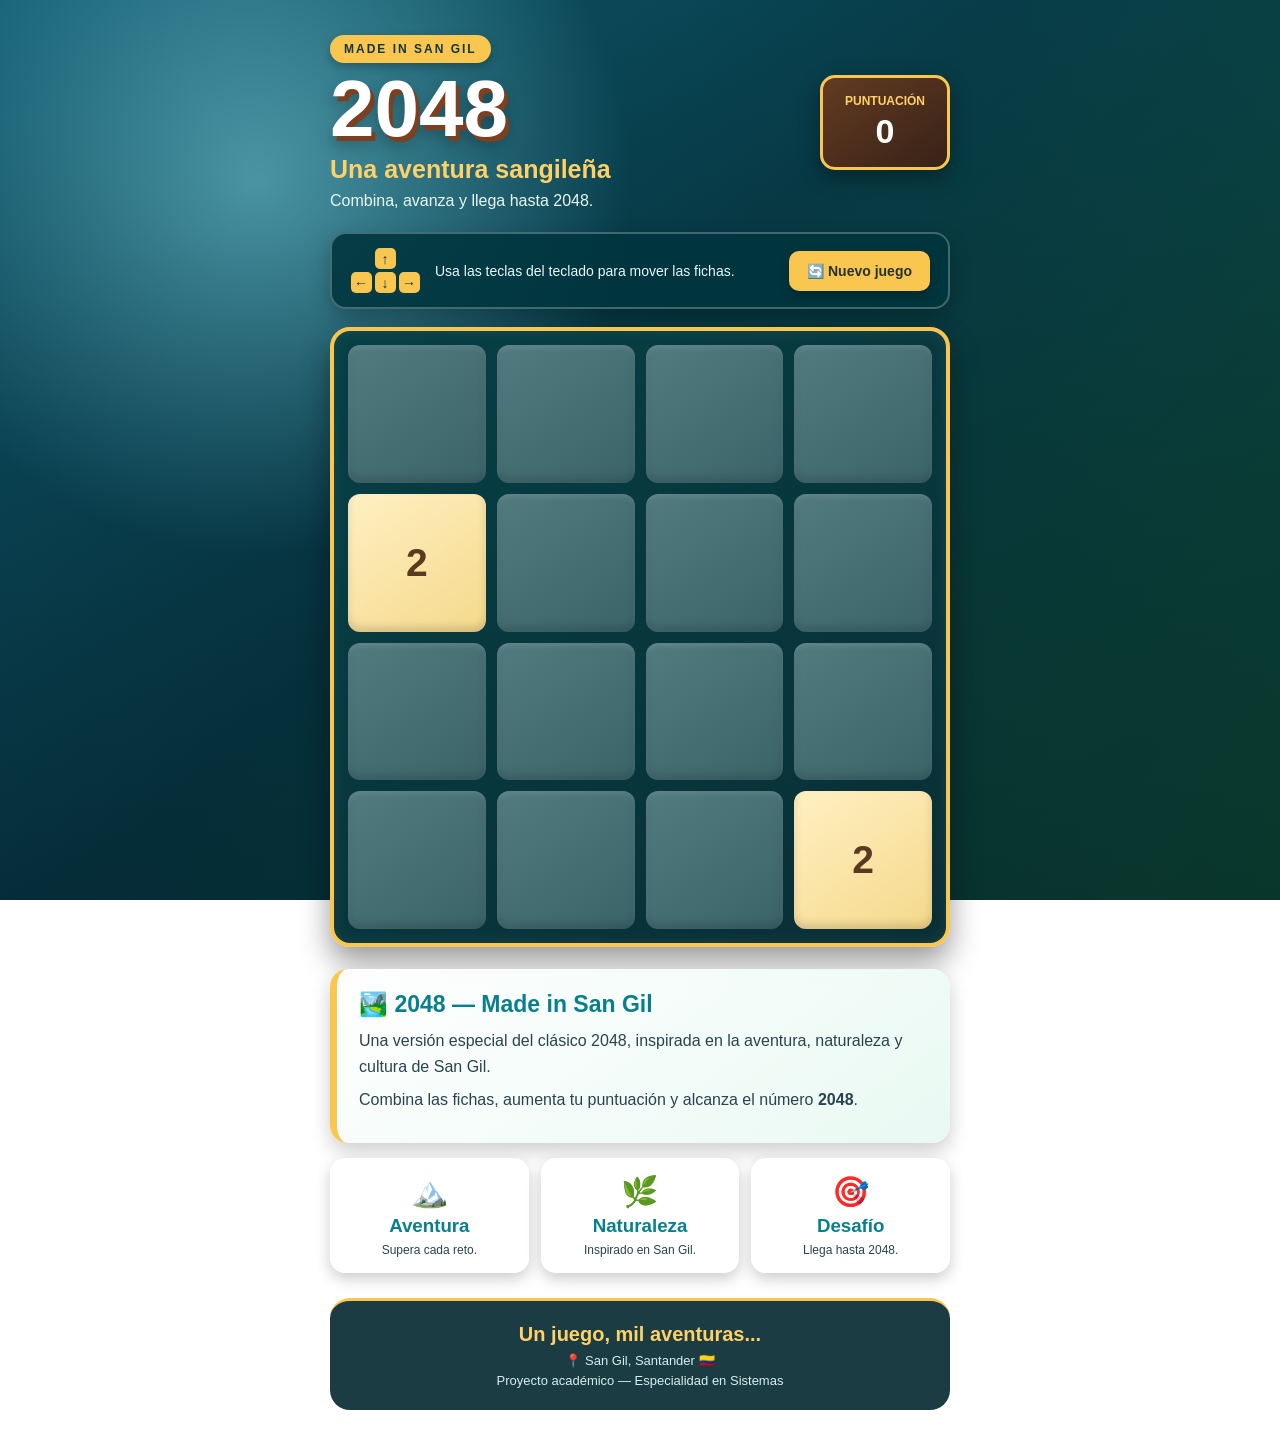
<file: 2048_ver2-main/index.html>
<!DOCTYPE html>
<html lang="es">

<head>
    <meta charset="UTF-8">

    <meta name="viewport" content="width=device-width, initial-scale=1.0">

    <title>2048 - Made in San Gil</title>

    <link rel="stylesheet" href="style.css">
</head>

<body>

    <main class="contenedor">

        <!-- ENCABEZADO -->

        <header class="encabezado">

            <div class="titulo">

                <div class="etiqueta">
                    MADE IN SAN GIL
                </div>

                <h1>2048</h1>

                <h2>Una aventura sangileña</h2>

                <p>
                    Combina, avanza y llega hasta 2048.
                </p>

            </div>


            <div class="puntuacion">

                <span>PUNTUACIÓN</span>

                <strong id="score">0</strong>

            </div>

        </header>


        <!-- INFORMACIÓN DEL JUEGO -->

        <section class="controles">

            <div class="flechas">

                <div class="flecha arriba">↑</div>

                <div class="fila-flechas">

                    <div class="flecha">←</div>

                    <div class="flecha">↓</div>

                    <div class="flecha">→</div>

                </div>

            </div>


            <p>
                Usa las teclas del teclado para mover las fichas.
            </p>


            <button id="nuevo-juego">
                🔄 Nuevo juego
            </button>

        </section>


        <!-- TABLERO -->

        <div id="tablero" class="tablero"></div>


        <!-- MENSAJE DE FIN -->

        <div id="mensaje" class="mensaje oculto">

            <div class="icono-montana">
                🏔️
            </div>

            <h2>¡Llegó tu momento!</h2>

            <p>
                Has llegado al final de esta aventura.
            </p>

            <button id="intentar-nuevamente">
                🎮 Intentar nuevamente
            </button>

        </div>


        <!-- INFORMACIÓN -->

        <section class="aventura">

            <h2>
                🏞️ 2048 — Made in San Gil
            </h2>

            <p>
                Una versión especial del clásico 2048,
                inspirada en la aventura, naturaleza y cultura
                de San Gil.
            </p>

            <p>
                Combina las fichas, aumenta tu puntuación
                y alcanza el número <strong>2048</strong>.
            </p>

        </section>


        <!-- CARACTERÍSTICAS -->

        <section class="tarjetas">

            <div class="tarjeta">
                <span>🏔️</span>
                <h3>Aventura</h3>
                <p>Supera cada reto.</p>
            </div>


            <div class="tarjeta">
                <span>🌿</span>
                <h3>Naturaleza</h3>
                <p>Inspirado en San Gil.</p>
            </div>


            <div class="tarjeta">
                <span>🎯</span>
                <h3>Desafío</h3>
                <p>Llega hasta 2048.</p>
            </div>

        </section>


        <!-- PIE DE PÁGINA -->

        <footer>

            <h3>
                Un juego, mil aventuras...
            </h3>

            <p>
                📍 San Gil, Santander 🇨🇴
            </p>

            <p>
                Proyecto académico — Especialidad en Sistemas
            </p>

        </footer>

    </main>


    <script src="app.js"></script>

</body>

</html>
</file>
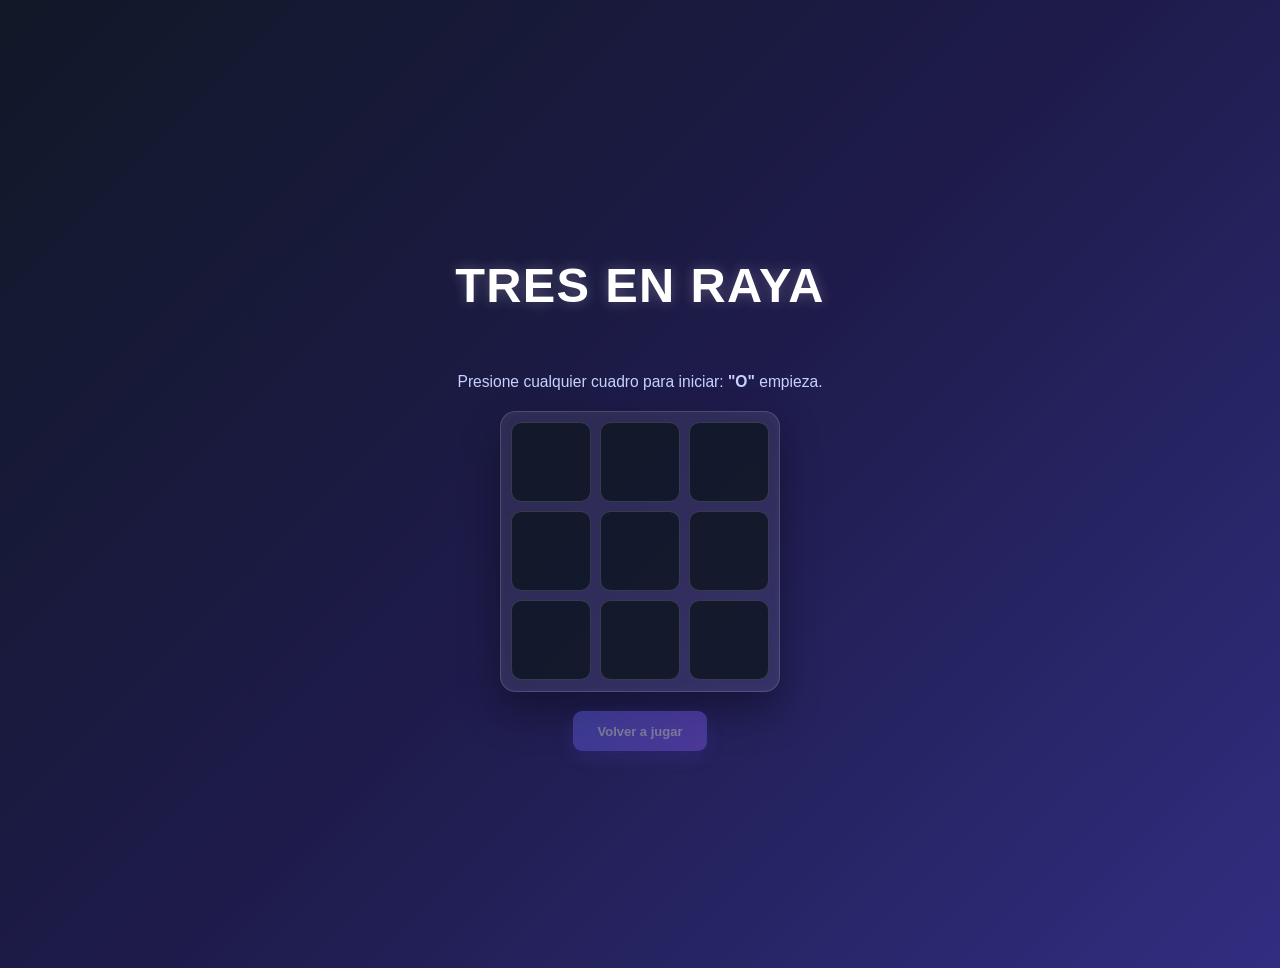
<file: javascriptgame-main/index.html>
<!DOCTYPE html>
<html lang="es">
  <head>
    <meta charset="UTF-8" />
    <meta http-equiv="X-UA-Compatible" content="IE=edge" />
    <meta name="viewport" content="width=device-width, initial-scale=1.0" />
    <link rel="stylesheet" href="./style.css" />
    <title>Tres en raya</title>
  </head>
  <body>
    <div class="contenedor-juego">
      <div class="juego-titulo"><h2>TRES EN RAYA</h2></div>
      <div id="juego-info" class="juego-info"></div>
      <div class="juego-cuadricula">
        <div class="cuadro"></div>
        <div class="cuadro"></div>
        <div class="cuadro"></div>
        <div class="cuadro"></div>
        <div class="cuadro"></div>
        <div class="cuadro"></div>
        <div class="cuadro"></div>
        <div class="cuadro"></div>
        <div class="cuadro"></div>
      </div>

      <div id="juego-boton" class="juego-boton">Volver a jugar</div>
    </div>

    <script src="./script.js"></script>
  </body>
</html>
</file>
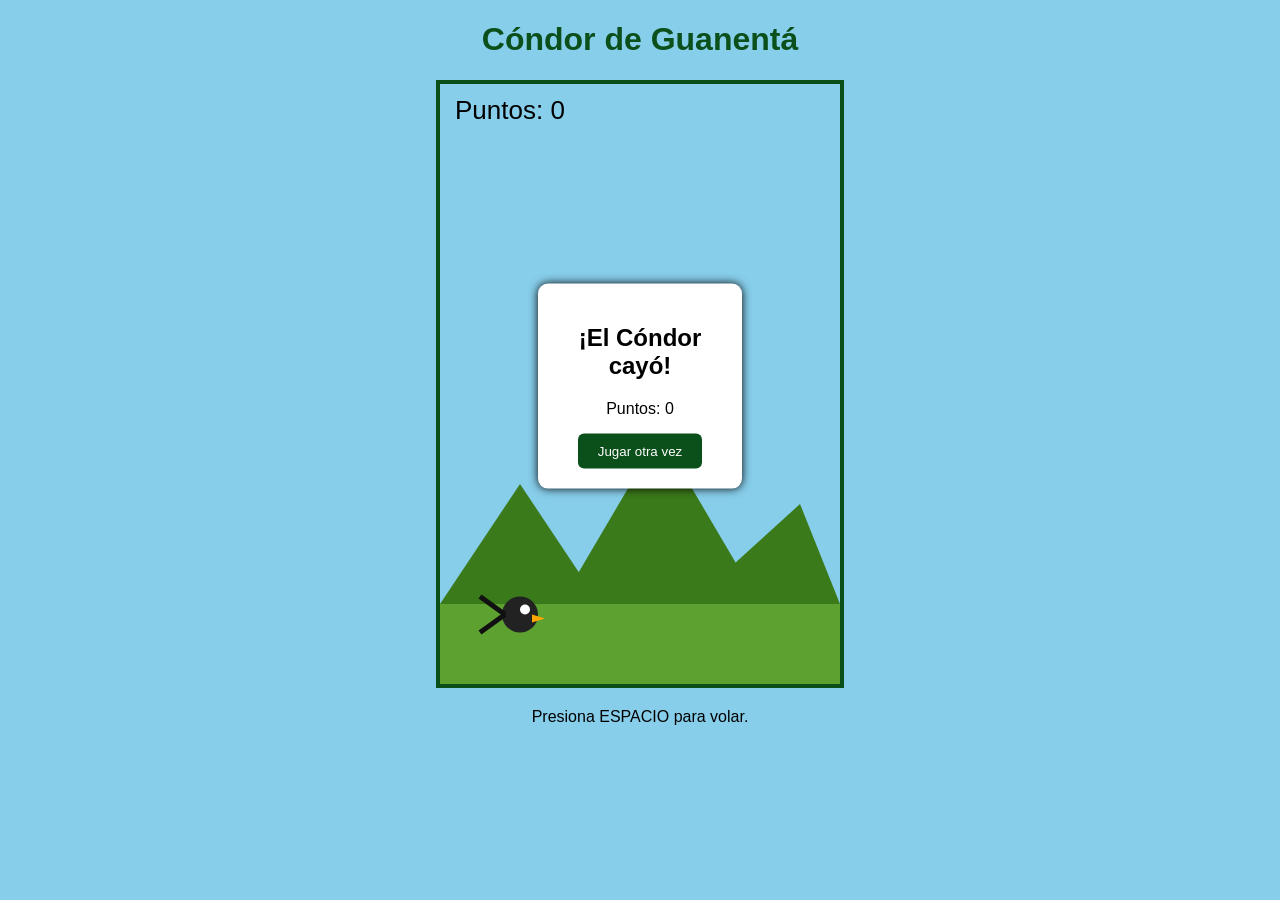
<file: juegitos_html-main/index.html>
<!DOCTYPE html>
<html lang="es">
<head>
    <meta charset="UTF-8">
    <meta name="viewport" content="width=device-width, initial-scale=1.0">
    <title>Cóndor de Guanentá</title>
    <link rel="stylesheet" href="style.css">
</head>
<body>

<h1>Cóndor de Guanentá</h1>

<div id="contenedor">
    <canvas id="juego" width="400" height="600"></canvas>

    <div id="gameOver" class="oculto">
        <h2>¡El Cóndor cayó!</h2>
        <p>Puntos: <span id="puntajeFinal">0</span></p>
        <button onclick="reiniciarJuego()">Jugar otra vez</button>
    </div>
</div>

<p>Presiona ESPACIO para volar.</p>

<script src="script.js"></script>

</body>
</html>
</file>
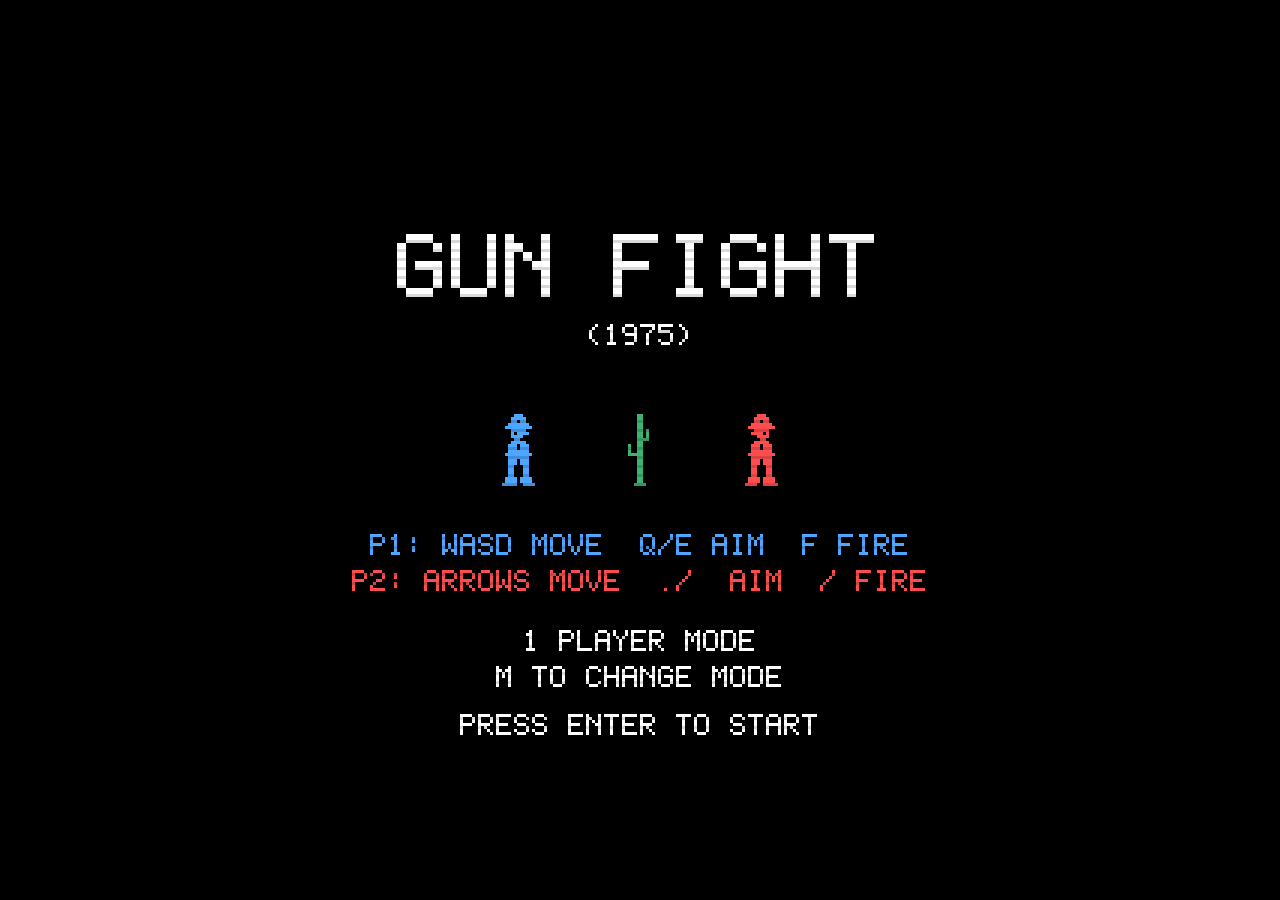
<file: version2_juego-main/index.html>
<!DOCTYPE html>
<html lang="en">
<head>
    <meta charset="UTF-8">
    <meta name="viewport" content="width=device-width, initial-scale=1.0">
    <title>Gun Fight (1975)</title>
    <link rel="stylesheet" href="style.css">
</head>
<body>
    <canvas id="gameCanvas"></canvas>
    <script src="game.js"></script>
</body>
</html>
</file>
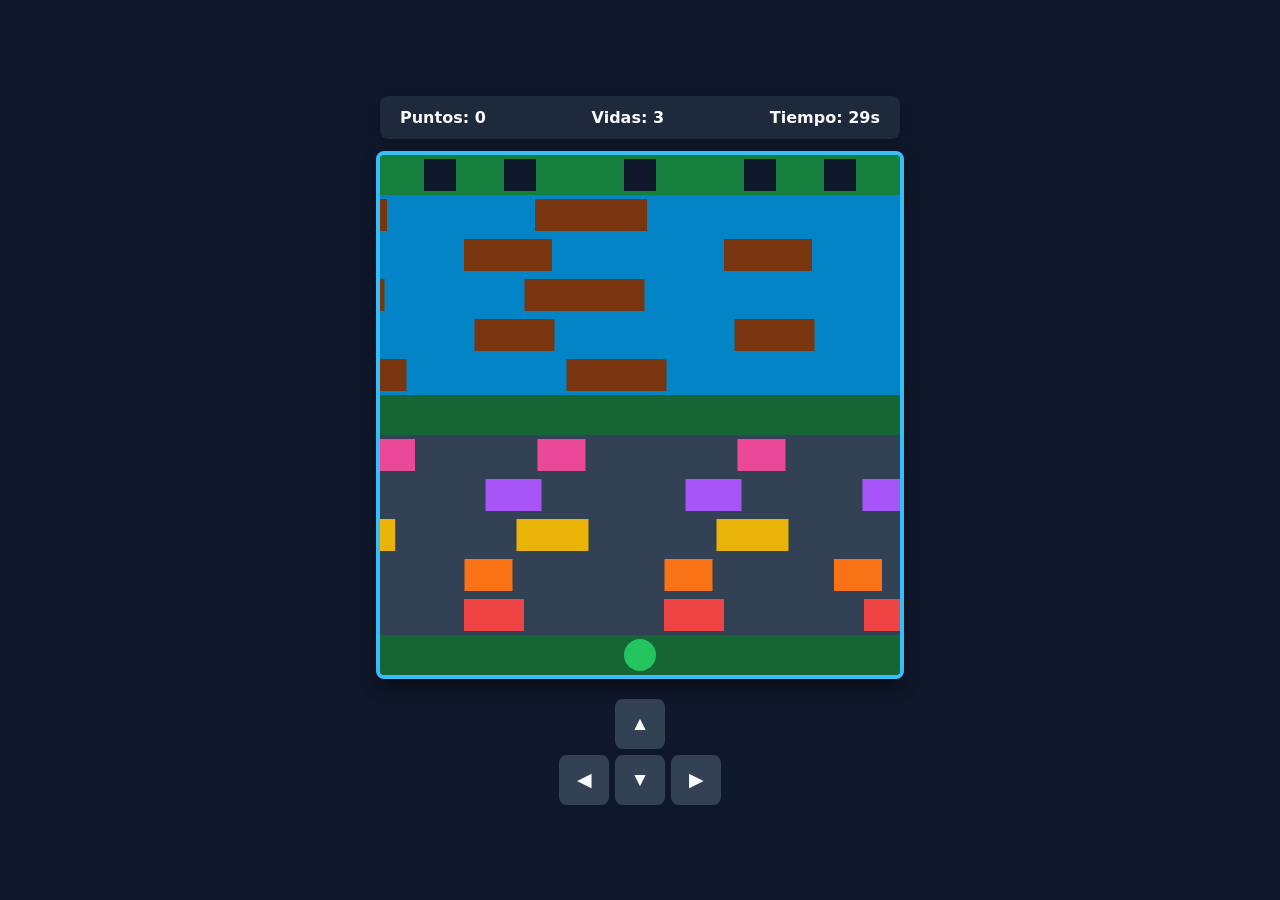
<file: introduction_java_script-main/frogger modificado/index.html>
<!DOCTYPE html>
<html lang="es">
<head>
  <meta charset="UTF-8" />
  <meta name="viewport" content="width=device-width, initial-scale=1.0" />
  <title>Frogger - Dificultad Intermedia</title>
  <link rel="stylesheet" href="style.css" />
</head>
<body>
  <div class="game-container">
    <header class="hud">
      <div class="hud-item">Puntos: <span id="score">0</span></div>
      <div class="hud-item">Vidas: <span id="lives">3</span></div>
      <div class="hud-item">Tiempo: <span id="timer">30</span>s</div>
    </header>

    <canvas id="gameCanvas" width="520" height="520"></canvas>

    <div id="overlay" class="overlay hidden">
      <div class="modal">
        <h2 id="modalTitle">¡Juego Terminado!</h2>
        <p id="modalMsg">Has perdido todas tus vidas.</p>
        <button id="restartBtn">Jugar de nuevo</button>
      </div>
    </div>

    <div class="dpad">
      <button class="btn-ctrl up" data-dir="up">▲</button>
      <button class="btn-ctrl left" data-dir="left">◀</button>
      <button class="btn-ctrl down" data-dir="down">▼</button>
      <button class="btn-ctrl right" data-dir="right">▶</button>
    </div>
  </div>

  <script src="script.js"></script>
</body>
</html>
</file>
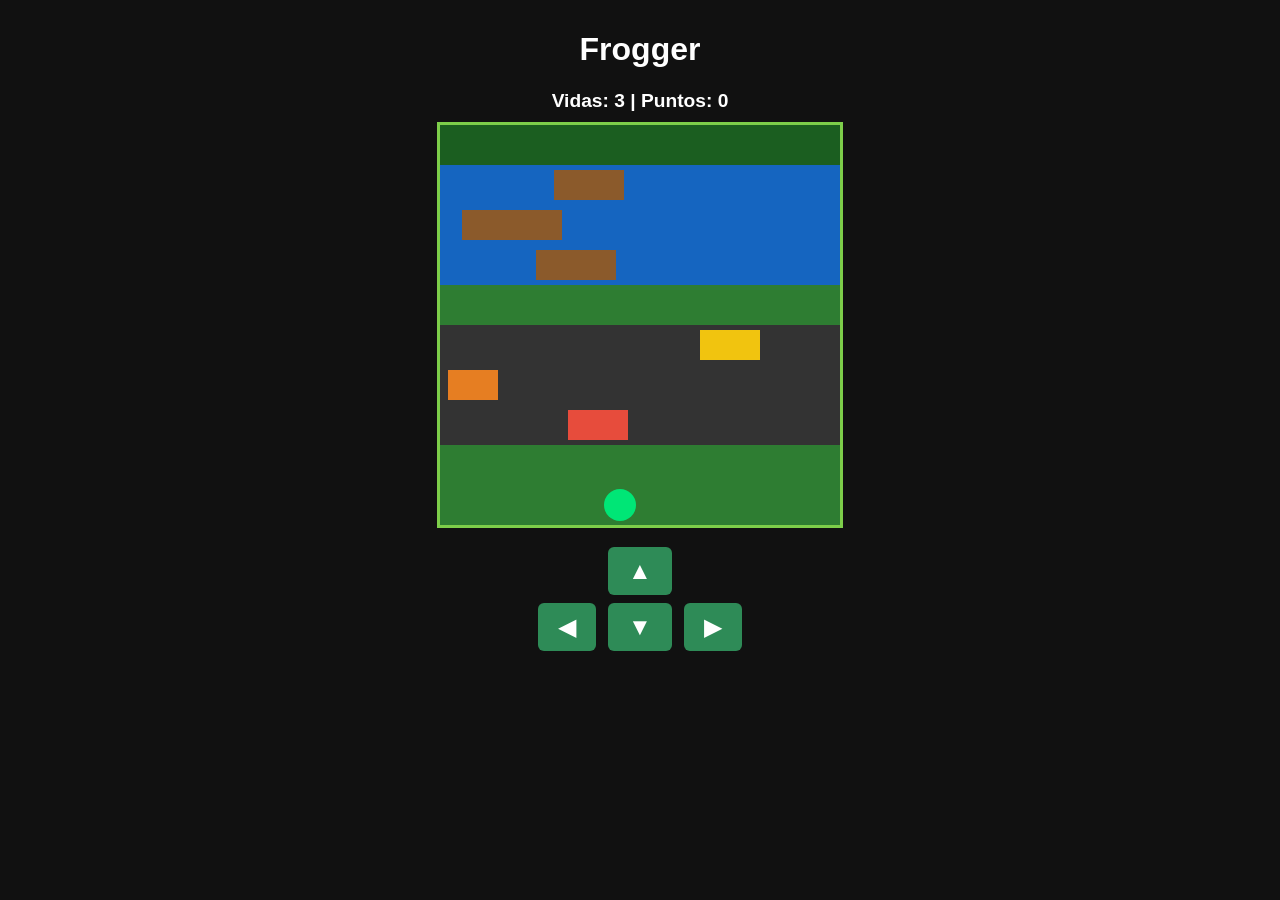
<file: introduction_java_script-main/frogger v1/index.html>
<!DOCTYPE html>
<html lang="es">
<head>
  <meta charset="UTF-8">
  <meta name="viewport" content="width=device-width, initial-scale=1.0">
  <title>Frogger Simplificado</title>
  <link rel="stylesheet" href="style.css">
</head>
<body>

  <h1>Frogger</h1>
  
  <div id="hud">
    Vidas: <span id="lives">3</span> | Puntos: <span id="score">0</span>
  </div>

  <canvas id="game" width="400" height="400"></canvas>

  <div class="controls">
    <div><button onclick="move('up')">▲</button></div>
    <div>
      <button onclick="move('left')">◀</button>
      <button onclick="move('down')">▼</button>
      <button onclick="move('right')">▶</button>
    </div>
  </div>

  <script src="script.js"></script>
</body>
</html>
</file>
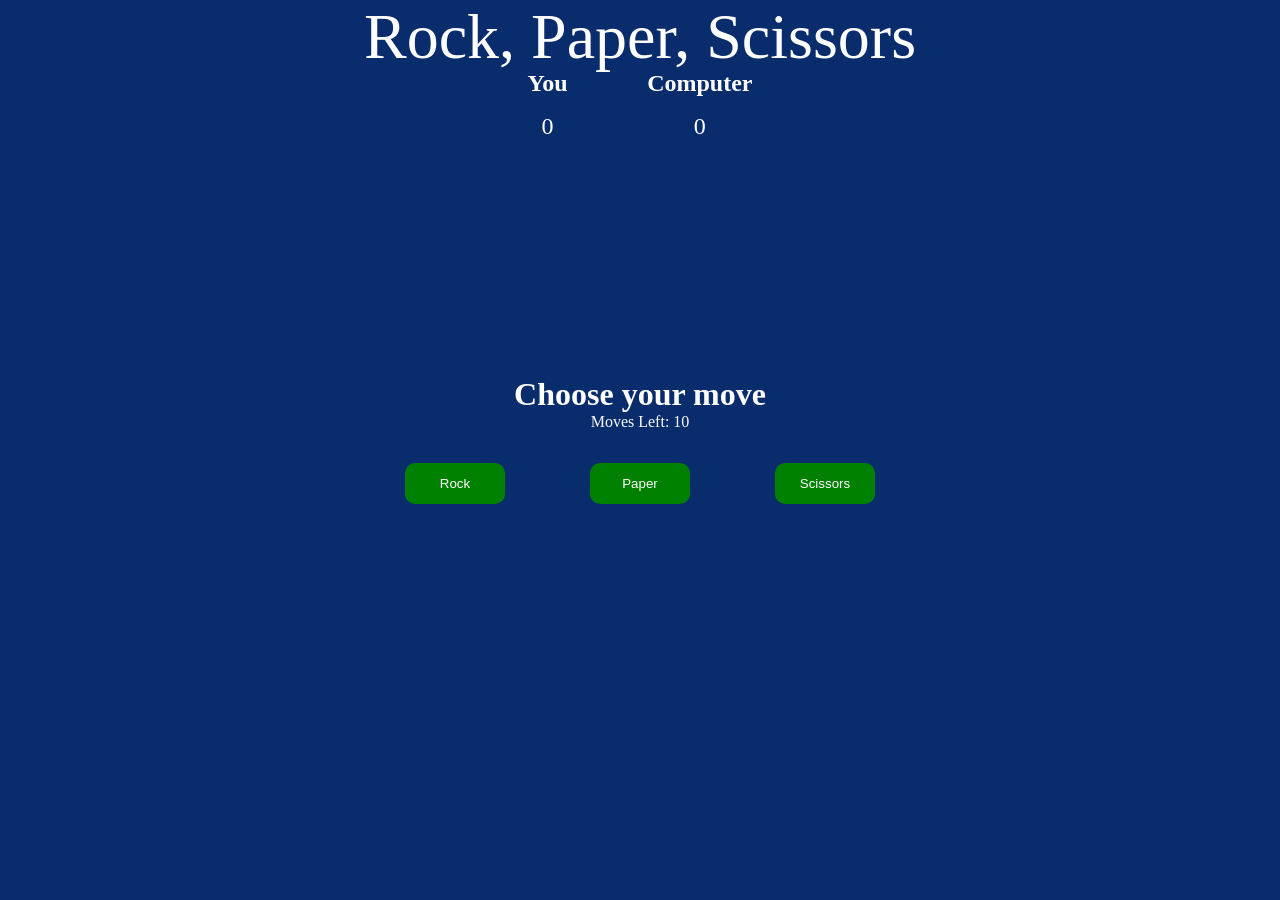
<file: javascript-main/version1/index.html>
<!-- index.html -->

<!DOCTYPE html>
<html lang="en">
<head>
    <meta charset="UTF-8">
    <meta name="viewport" 
          content="width=device-width, 
                   initial-scale=1.0">
    <link rel="stylesheet" href="styles.css">
    <title>Piedra, Papel o Tijeras</title>
</head>
<body>
    <section class="game">
        <!--Title -->
        <div class="title">Rock, Paper, Scissors</div>
        
          <!--Display Score of player and computer -->
        <div class="score">  
            <div class="playerScore">
                <h2>You</h2>
                <p class="p-count count">0</p>

            </div>       
            <div class="computerScore">
                <h2>Computer</h2>
                <p class="c-count count">0</p>

            </div>
        </div>
      
        <div class="move">Choose your move</div>
        
          <!--Number of moves left before game ends -->
        <div class="movesleft">Moves Left: 10 </div>
        
          <!--Options available to player to play game -->
        <div class="options">
            <button class="rock">Rock</button>
            <button class="paper">Paper</button>
            <button class="scissor">Scissors</button>    
        </div>
        
          <!--Final result of game -->
        <div class="result"></div>
        
          <!--Reload the game -->
        <button class="reload"></button>

    </section>

    <script src="app.js"></script>
</body>
</html>
</file>
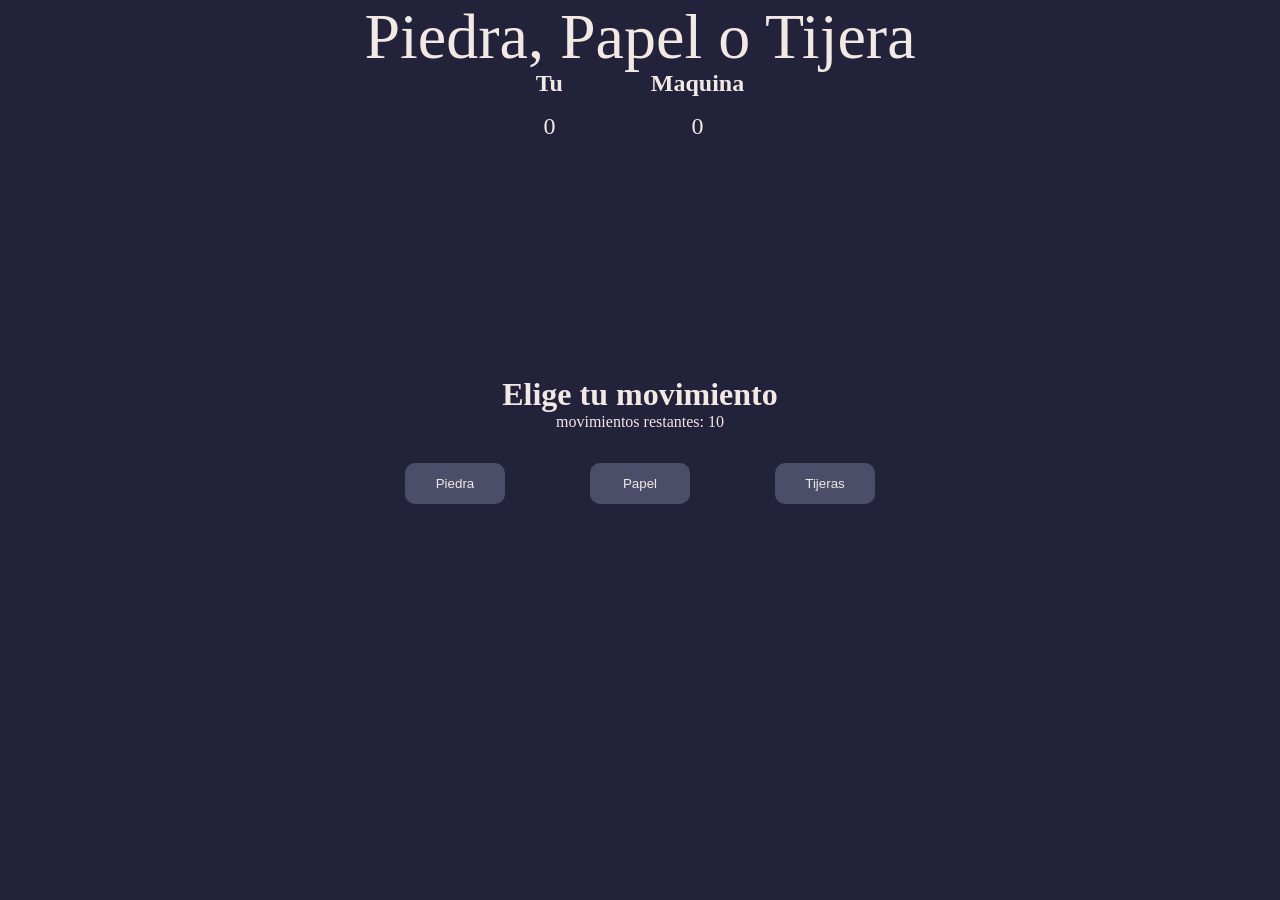
<file: javascript-main/version2/index.html>
<!-- index.html -->

<!DOCTYPE html>
<html lang="en">
<head>
    <meta charset="UTF-8">
    <meta name="viewport" 
          content="width=device-width, 
                   initial-scale=1.0">
    <link rel="stylesheet" href="styles.css">
    <title>Rock Paper Scissor</title>
</head>
<body>
    <section class="game">
        <!--Title -->
        <div class="title">Piedra, Papel o Tijera</div>
        
          <!--Display Score of player and computer -->
        <div class="score">  
            <div class="playerScore">
                <h2>Tu</h2>
                <p class="p-count count">0</p>

            </div>       
            <div class="computerScore">
                <h2>Maquina</h2>
                <p class="c-count count">0</p>

            </div>
        </div>
      
        <div class="move">Elige tu movimiento</div>
        
          <!--Number of moves left before game ends -->
        <div class="movesleft">movimientos restantes: 10 </div>
        
          <!--Options available to player to play game -->
        <div class="options">
          <button class="rock" data-choice="rock">Piedra</button>
          <button class="paper" data-choice="paper">Papel</button>
          <button class="scissor" data-choice="scissors">Tijeras</button>
        </div>
        
          <!--Final result of game -->
        <div class="result"></div>
        
          <!--Reload the game -->
        <button class="reload"></button>

    </section>

    <script src="app.js"></script>
</body>
</html>
</file>
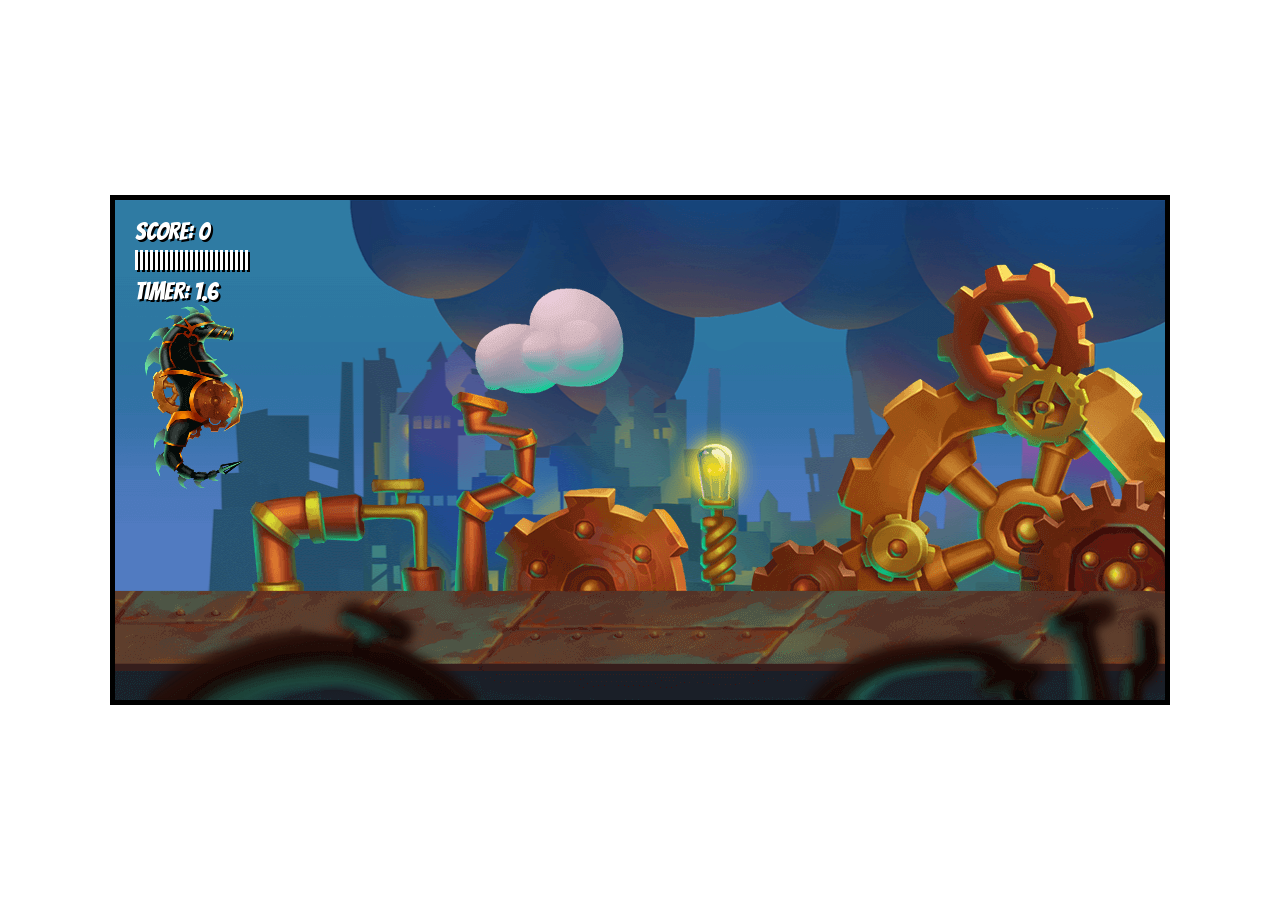
<file: juego_java-main/version_1/index.html>
<!DOCTYPE html>
<html lang="en">
<head>
  <meta charset="UTF-8">
  <meta http-equiv="X-UA-Compatible" content="IE=edge">
  <meta name="viewport" content="width=device-width, initial-scale=1.0">
  <title>Javascript Game</title>
  <link rel="preconnect" href="https://fonts.googleapis.com">
  <link rel="preconnect" href="https://fonts.gstatic.com" crossorigin>
  <link href="https://fonts.googleapis.com/css2?family=Bangers&display=swap" rel="stylesheet">
  <link rel="stylesheet" href="style.css">
</head>
<body>
  <canvas id="canvas1"></canvas>

  <!-- characters -->
  <img id="player" src="assets/player.png" />
  <img id="angler1" src="assets/angler1.png" />
  <img id="angler2" src="assets/angler2.png" />
  <img id="lucky" src="assets/lucky.png" />
  <img id="hivewhale" src="assets/hivewhale.png" />
  <img id="drone" src="assets/drone.png" />

  <!-- props -->
  <img id="projectile" src="assets/projectile.png" />
  <img id="gears" src="assets/gears.png" />
  <img id="smokeExplosion" src="assets/smokeExplosion.png" />
  <img id="fireExplosion" src="assets/fireExplosion.png" />
  <audio id="shotAudio" src="assets/shotAudio.wav"></audio>

  <!-- environment -->
  <img id="layer1" src="assets/layer1.png" />
  <img id="layer2" src="assets/layer2.png" />
  <img id="layer3" src="assets/layer3.png" />
  <img id="layer4" src="assets/layer4.png" />

  <script src="script.js" ></script>
</body>
</html>
</file>
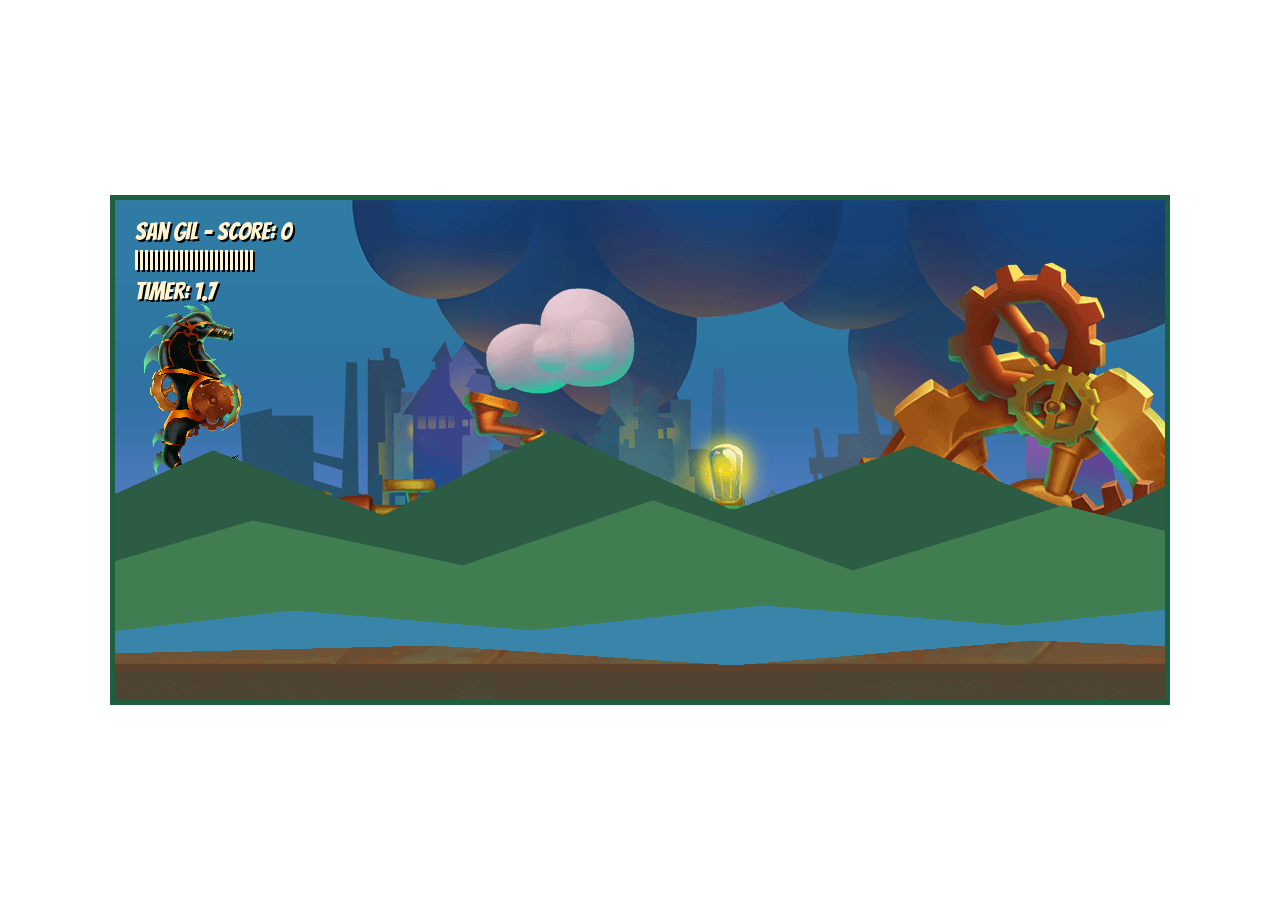
<file: juego_java-main/version_2/index.html>
<!DOCTYPE html>
<html lang="es">
<head>
  <meta charset="UTF-8">
  <meta http-equiv="X-UA-Compatible" content="IE=edge">
  <meta name="viewport" content="width=device-width, initial-scale=1.0">
  <title>Seahorse War - San Gil Edition</title>
  <link rel="preconnect" href="https://fonts.googleapis.com">
  <link rel="preconnect" href="https://fonts.gstatic.com" crossorigin>
  <link href="https://fonts.googleapis.com/css2?family=Bangers&display=swap" rel="stylesheet">
  <link rel="stylesheet" href="style.css">
</head>
<body>
  <canvas id="canvas1"></canvas>

  <!-- characters -->
  <img id="player" src="assets/player.png" />
  <img id="angler1" src="assets/angler1.png" />
  <img id="angler2" src="assets/angler2.png" />
  <img id="lucky" src="assets/lucky.png" />
  <img id="hivewhale" src="assets/hivewhale.png" />
  <img id="drone" src="assets/drone.png" />

  <!-- props -->
  <img id="projectile" src="assets/projectile.png" />
  <img id="gears" src="assets/gears.png" />
  <img id="smokeExplosion" src="assets/smokeExplosion.png" />
  <img id="fireExplosion" src="assets/fireExplosion.png" />
  <audio id="shotAudio" src="assets/shotAudio.wav"></audio>

  <!-- environment -->
  <img id="layer1" src="assets/layer1.png" />
  <img id="layer2" src="assets/layer2.png" />
  <img id="layer3" src="assets/layer3.png" />
  <img id="layer4" src="assets/layer4.png" />

  <script src="script.js" ></script>
</body>
</html>
</file>
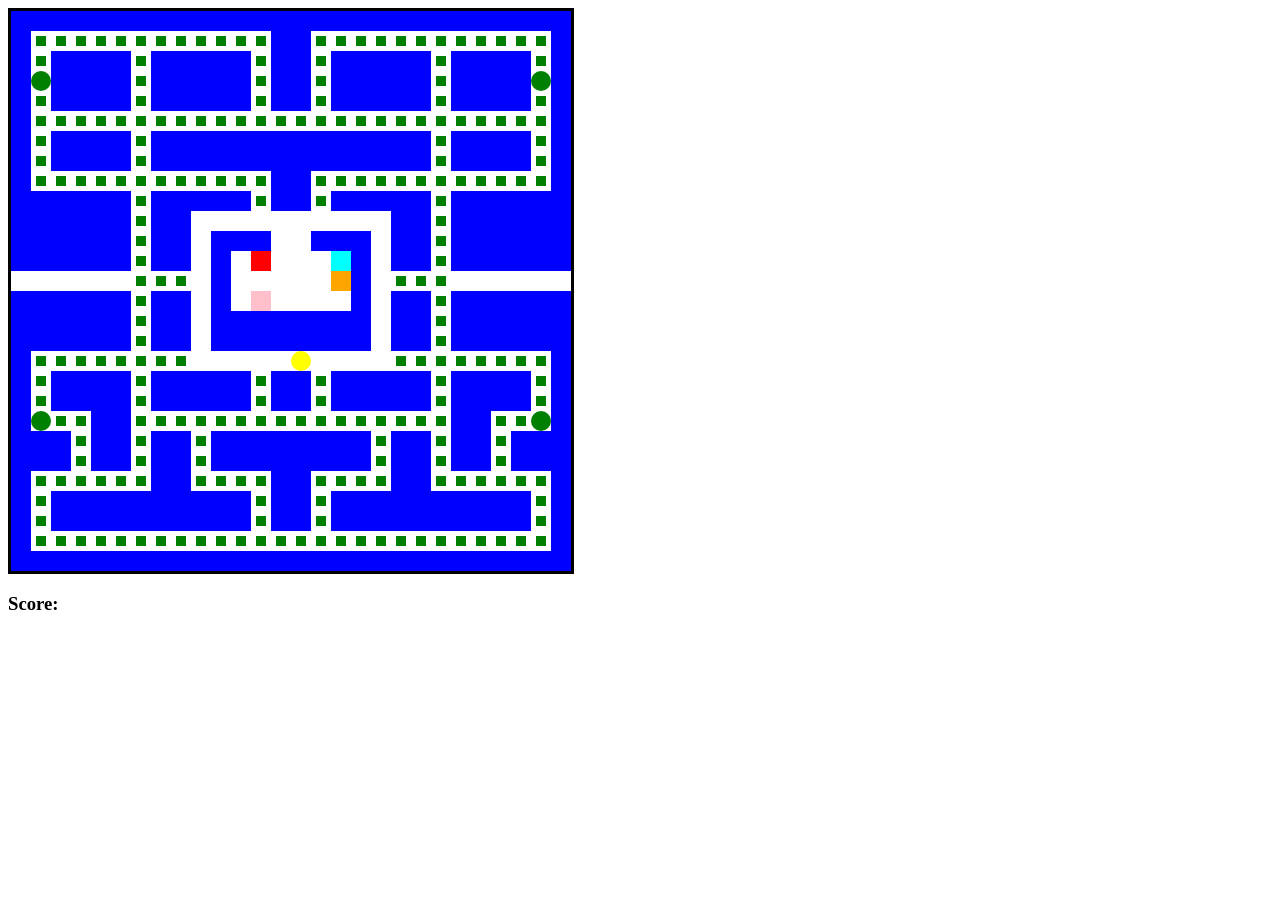
<file: juego_pacman-main/primera_version/index.html>
<!DOCTYPE html>
<html lang="en">
  <head>
    <meta charset="utf-8">
    <title>Pac-man</title>
    <link rel="stylesheet" href="style.css">
    <script src="app.js"></script>
  </head>
  <body>
    <div class="grid"></div>
    <h3>Score:<span id="score"></span></h3>
  </body>
</html>
</file>
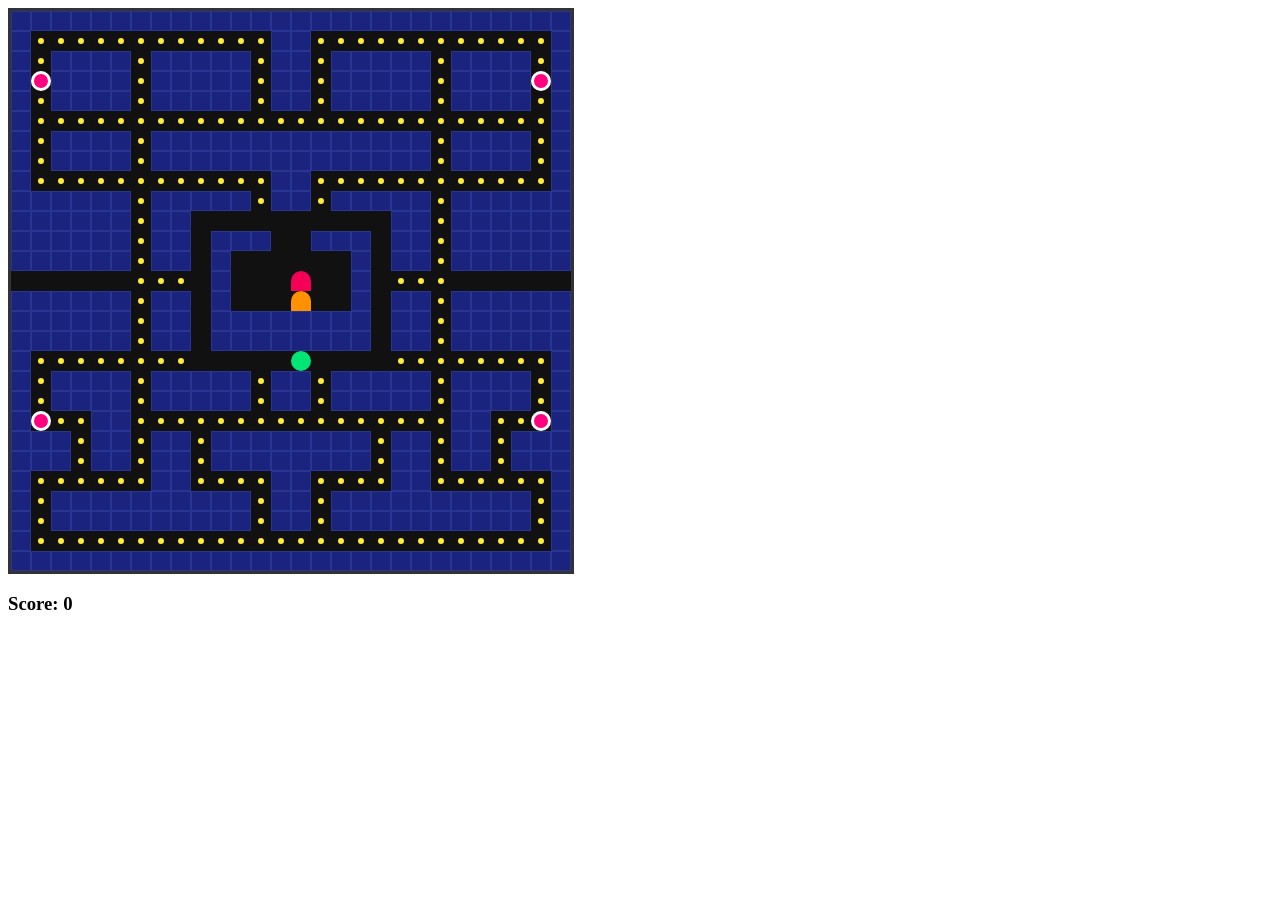
<file: juego_pacman-main/version_modificada/index.html>
<!DOCTYPE html>
<html lang="en">
  <head>
    <meta charset="utf-8">
    <title>Pac-man</title>
    <link rel="stylesheet" href="style.css">
    <script src="app.js"></script>
  </head>
  <body>
    <div class="grid"></div>
    <h3>Score: <span id="score">0</span></h3>
  </body>
</html>
</file>
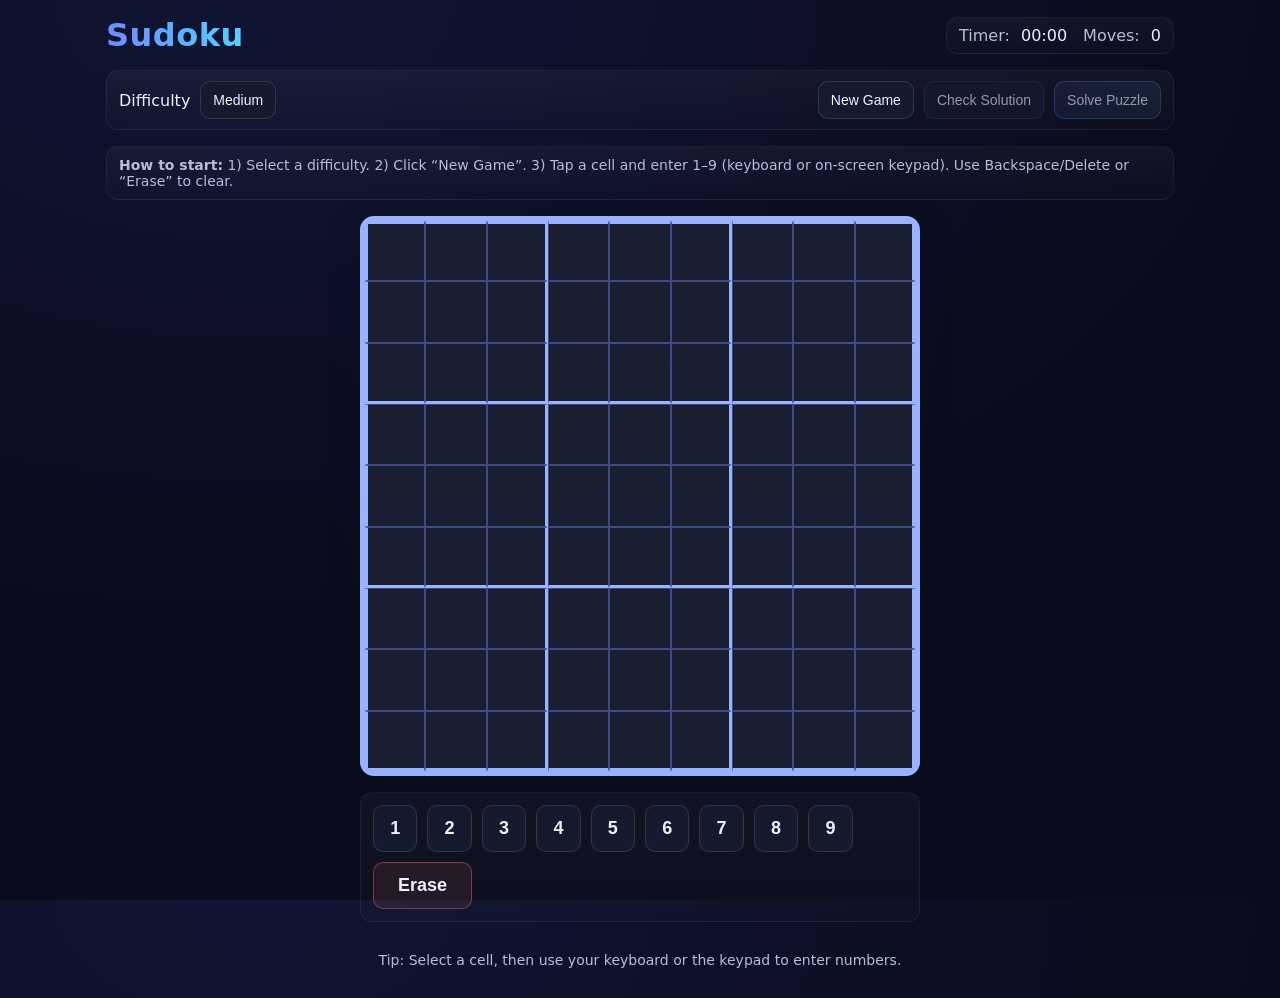
<file: Sudoku-main/Sudoku Version 1/index.html>
<!DOCTYPE html>
<html lang="en">
<head>
  <meta charset="UTF-8" />
  <meta name="viewport" content="width=device-width, initial-scale=1" />
  <title>Sudoku</title>
  <link rel="stylesheet" href="style.css" />
</head>
<body>
  <div class="app">
    <header class="header">
      <h1>Sudoku</h1>
      <div class="status">
        <div class="stat"><span class="label">Timer:</span> <span id="timer">00:00</span></div>
        <div class="stat"><span class="label">Moves:</span> <span id="moves">0</span></div>
      </div>
    </header>

    <section class="controls">
      <div class="left-controls">
        <label for="difficulty" class="label">Difficulty</label>
        <select id="difficulty" aria-label="Select difficulty">
          <option value="easy">Easy</option>
          <option value="medium" selected>Medium</option>
          <option value="hard">Hard</option>
        </select>
      </div>
      <div class="right-controls">
        <button id="newGameBtn" class="btn">New Game</button>
        <button id="checkBtn" class="btn" disabled>Check Solution</button>
        <button id="solveBtn" class="btn btn-accent" disabled>Solve Puzzle</button>
      </div>
    </section>

    <section class="howto" aria-live="polite">
      <strong>How to start:</strong>
      <span>1) Select a difficulty. 2) Click “New Game”. 3) Tap a cell and enter 1–9 (keyboard or on-screen keypad). Use Backspace/Delete or “Erase” to clear.</span>
    </section>

    <main class="board-wrapper">
      <div id="board" class="board" role="grid" aria-label="Sudoku board"></div>
    </main>

    <section class="keypad" aria-label="Number keypad">
      <button class="key" data-key="1">1</button>
      <button class="key" data-key="2">2</button>
      <button class="key" data-key="3">3</button>
      <button class="key" data-key="4">4</button>
      <button class="key" data-key="5">5</button>
      <button class="key" data-key="6">6</button>
      <button class="key" data-key="7">7</button>
      <button class="key" data-key="8">8</button>
      <button class="key" data-key="9">9</button>
      <button class="key key-erase" data-key="erase">Erase</button>
    </section>

    <footer class="footer">
      <p>Tip: Select a cell, then use your keyboard or the keypad to enter numbers.</p>
    </footer>
  </div>

  <script src="script.js"></script>
</body>
</html>
</file>
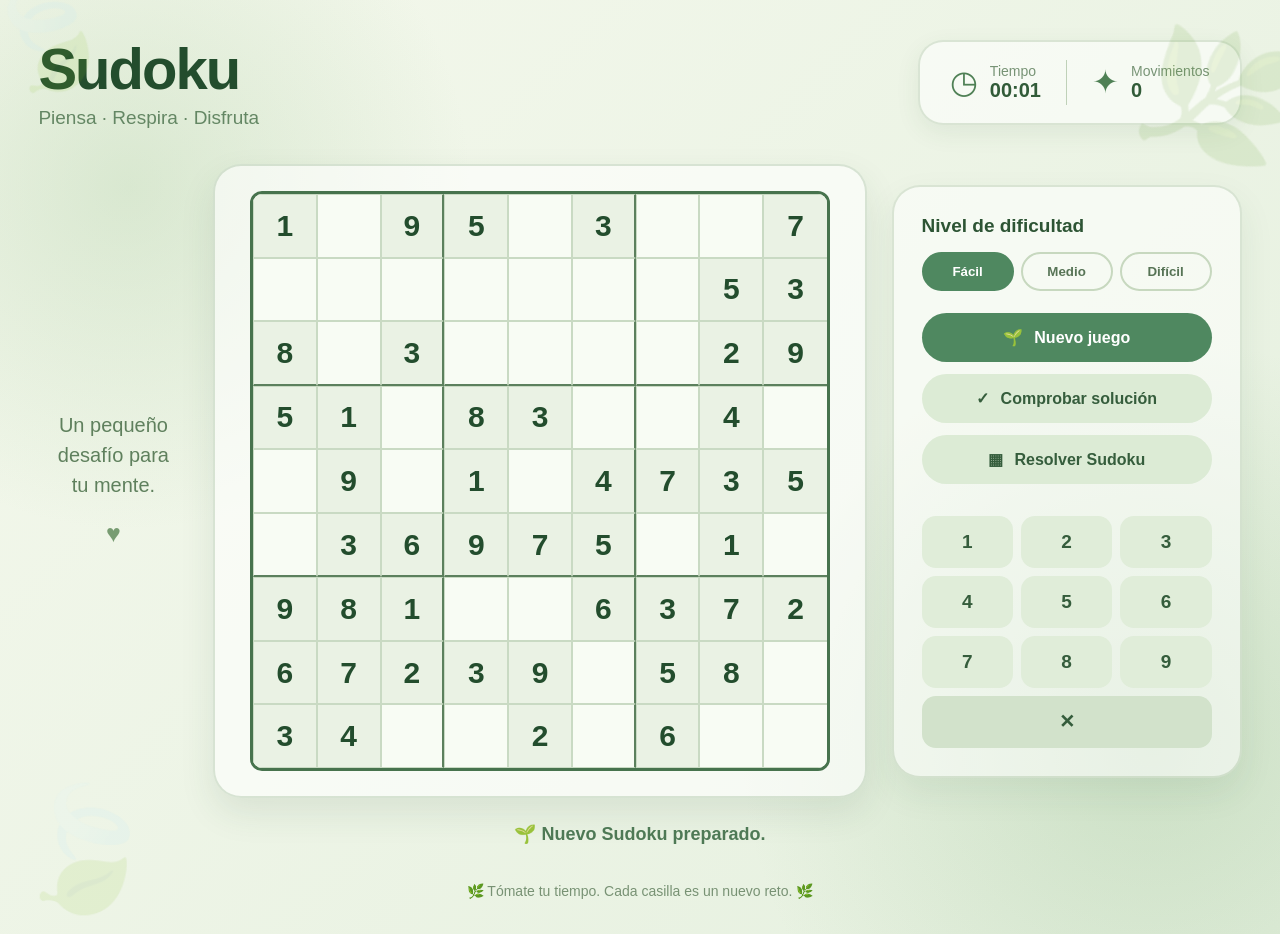
<file: Sudoku-main/Sudoku Version 2/index.html>
<!DOCTYPE html>
<html lang="es">
<head>
    <meta charset="UTF-8">
    <meta name="viewport" content="width=device-width, initial-scale=1.0">
    <title>Sudoku Naturaleza</title>
    <link rel="stylesheet" href="style.css">
</head>

<body>

    <div class="hoja hoja1">🍃</div>
    <div class="hoja hoja2">🌿</div>
    <div class="hoja hoja3">🍃</div>

    <main class="contenedor">

        <!-- ENCABEZADO -->
        <header class="encabezado">

            <div>
                <h1>Sudoku</h1>
                <p>Piensa · Respira · Disfruta</p>
            </div>

            <div class="estadisticas">

                <div class="dato">
                    <span class="icono">◷</span>
                    <div>
                        <small>Tiempo</small>
                        <strong id="tiempo">00:00</strong>
                    </div>
                </div>

                <div class="separador"></div>

                <div class="dato">
                    <span class="icono">✦</span>
                    <div>
                        <small>Movimientos</small>
                        <strong id="movimientos">0</strong>
                    </div>
                </div>

            </div>

        </header>


        <section class="contenido">

            <!-- FRASE -->
            <aside class="frase">
                <p>Un pequeño<br>desafío para<br>tu mente.</p>
                <span>♥</span>
            </aside>


            <!-- TABLERO -->
            <section class="zona-juego">

                <div id="tablero" class="tablero"></div>

            </section>


            <!-- CONTROLES -->
            <section class="controles">

                <div class="grupo">

                    <h2>Nivel de dificultad</h2>

                    <div class="dificultades">

                        <button class="dificultad activo" data-nivel="facil">
                            Fácil
                        </button>

                        <button class="dificultad" data-nivel="medio">
                            Medio
                        </button>

                        <button class="dificultad" data-nivel="dificil">
                            Difícil
                        </button>

                    </div>

                </div>


                <button id="nuevoJuego" class="boton principal">
                    <span>🌱</span>
                    Nuevo juego
                </button>


                <button id="comprobar" class="boton">
                    <span>✓</span>
                    Comprobar solución
                </button>


                <button id="resolver" class="boton">
                    <span>▦</span>
                    Resolver Sudoku
                </button>


                <!-- TECLADO -->
                <div class="teclado">

                    <button data-numero="1">1</button>
                    <button data-numero="2">2</button>
                    <button data-numero="3">3</button>

                    <button data-numero="4">4</button>
                    <button data-numero="5">5</button>
                    <button data-numero="6">6</button>

                    <button data-numero="7">7</button>
                    <button data-numero="8">8</button>
                    <button data-numero="9">9</button>

                    <button data-numero="borrar" class="borrar">
                        ✕
                    </button>

                </div>

            </section>

        </section>


        <!-- MENSAJE -->
        <div id="mensaje" class="mensaje"></div>


        <footer>
            <p>🌿 Tómate tu tiempo. Cada casilla es un nuevo reto. 🌿</p>
        </footer>

    </main>

    <script src="script.js"></script>

</body>
</html>
</file>
<file: 2048_ver2-main/style.css>
/* =========================================
   CONFIGURACIÓN GENERAL
========================================= */

* {
    box-sizing: border-box;
    margin: 0;
    padding: 0;
}


body {

    font-family: Arial, Helvetica, sans-serif;

    min-height: 100vh;

    color: white;

    background:

        linear-gradient(
            rgba(0, 60, 70, 0.35),
            rgba(0, 30, 40, 0.55)
        ),

        radial-gradient(
            circle at 20% 20%,
            #79d2e6,
            transparent 30%
        ),

        linear-gradient(
            135deg,
            #176b87,
            #0b3d4a 45%,
            #14532d
        );

    background-attachment: fixed;

}


/* =========================================
   CONTENEDOR
========================================= */

.contenedor {

    width: 620px;

    max-width: 94%;

    margin: 35px auto;

}


/* =========================================
   ENCABEZADO
========================================= */

.encabezado {

    display: flex;

    justify-content: space-between;

    align-items: center;

    gap: 20px;

    margin-bottom: 22px;

}


/* =========================================
   TÍTULO
========================================= */

.etiqueta {

    display: inline-block;

    background: #f9c74f;

    color: #143642;

    padding: 7px 14px;

    border-radius: 20px;

    font-size: 12px;

    font-weight: bold;

    letter-spacing: 2px;

    box-shadow:
        0 4px 10px rgba(0,0,0,0.25);

}


h1 {

    font-size: 80px;

    line-height: 0.9;

    margin-top: 10px;

    color: white;

    text-shadow:

        4px 5px 0 #7c3f20,

        0 8px 15px rgba(0,0,0,0.3);

}


.titulo h2 {

    color: #ffd166;

    font-size: 25px;

    margin-top: 10px;

}


.titulo p {

    margin-top: 8px;

    font-size: 16px;

    color: #e9f7ef;

}


/* =========================================
   PUNTUACIÓN
========================================= */

.puntuacion {

    min-width: 130px;

    padding: 16px;

    text-align: center;

    border-radius: 15px;

    background:

        linear-gradient(
            145deg,
            #633b22,
            #382217
        );

    border: 3px solid #f9c74f;

    box-shadow:

        0 8px 20px rgba(0,0,0,0.35);

}


.puntuacion span {

    display: block;

    font-size: 12px;

    font-weight: bold;

    color: #ffd166;

}


.puntuacion strong {

    display: block;

    margin-top: 4px;

    font-size: 34px;

    color: white;

}


/* =========================================
   CONTROLES
========================================= */

.controles {

    display: flex;

    align-items: center;

    gap: 15px;

    padding: 14px 18px;

    margin-bottom: 18px;

    border-radius: 16px;

    background: rgba(0, 54, 63, 0.90);

    border: 2px solid rgba(255,255,255,0.25);

    box-shadow:

        0 8px 20px rgba(0,0,0,0.25);

}


.controles p {

    flex: 1;

    font-size: 14px;

    color: #e7f8f7;

}


/* =========================================
   FLECHAS
========================================= */

.flechas {

    width: 70px;

    text-align: center;

}


.fila-flechas {

    display: flex;

    justify-content: center;

    gap: 3px;

}


.flecha {

    width: 21px;

    height: 21px;

    display: flex;

    justify-content: center;

    align-items: center;

    border-radius: 5px;

    background: #f9c74f;

    color: #143642;

    font-weight: bold;

    font-size: 14px;

}


.arriba {

    margin: auto;

    margin-bottom: 3px;

}


/* =========================================
   BOTONES
========================================= */

button {

    border: none;

    padding: 12px 18px;

    border-radius: 10px;

    background: #f9c74f;

    color: #263238;

    font-size: 14px;

    font-weight: bold;

    cursor: pointer;

    box-shadow:

        0 5px 10px rgba(0,0,0,0.25);

    transition: 0.2s;

}


button:hover {

    transform: translateY(-3px);

    background: #ffd166;

    box-shadow:

        0 8px 15px rgba(0,0,0,0.35);

}


/* =========================================
   TABLERO
========================================= */

.tablero {

    padding: 14px;

    display: grid;

    grid-template-columns: repeat(4, 1fr);

    gap: 11px;

    border-radius: 20px;

    background:

        linear-gradient(
            145deg,
            #063f46,
            #092f35
        );

    border: 4px solid #f9c74f;

    box-shadow:

        0 15px 30px rgba(0,0,0,0.40),

        inset 0 0 15px rgba(255,255,255,0.08);

}


/* =========================================
   CASILLAS
========================================= */

.casilla {

    width: 100%;

    aspect-ratio: 1 / 1;

    display: flex;

    justify-content: center;

    align-items: center;

    border-radius: 12px;

    background:

        linear-gradient(
            145deg,
            #527b80,
            #3b6469
        );

    color: rgba(255,255,255,0.25);

    font-size: 39px;

    font-weight: bold;

    box-shadow:

        inset 0 3px 5px rgba(255,255,255,0.10),

        inset 0 -5px 8px rgba(0,0,0,0.15);

}


/* =========================================
   FICHAS
========================================= */

.numero-2 {

    background:
        linear-gradient(
            145deg,
            #fff0c2,
            #f5d98b
        );

    color: #5b3b20;

}


.numero-4 {

    background:
        linear-gradient(
            145deg,
            #b8e986,
            #75c45b
        );

    color: #164b24;

}


.numero-8 {

    background:
        linear-gradient(
            145deg,
            #36d1c4,
            #009f9a
        );

    color: white;

}


.numero-16 {

    background:
        linear-gradient(
            145deg,
            #20b9df,
            #087ea4
        );

    color: white;

}


.numero-32 {

    background:
        linear-gradient(
            145deg,
            #985cf0,
            #6535bd
        );

    color: white;

}


.numero-64 {

    background:
        linear-gradient(
            145deg,
            #ff4fa3,
            #d81b75
        );

    color: white;

}


.numero-128 {

    background:
        linear-gradient(
            145deg,
            #ffae22,
            #ef7200
        );

    color: white;

    font-size: 32px;

}


.numero-256 {

    background:
        linear-gradient(
            145deg,
            #ff5252,
            #c62828
        );

    color: white;

    font-size: 32px;

}


.numero-512 {

    background:
        linear-gradient(
            145deg,
            #8e4de8,
            #4a148c
        );

    color: white;

    font-size: 32px;

}


.numero-1024 {

    background:
        linear-gradient(
            145deg,
            #178ee8,
            #07529c
        );

    color: white;

    font-size: 27px;

}


.numero-2048 {

    background:
        linear-gradient(
            145deg,
            #ffd43b,
            #f08c00
        );

    color: white;

    font-size: 27px;

    border: 3px solid white;

    box-shadow:

        0 0 20px #ffd43b,

        0 0 35px rgba(255,212,59,0.5);

}


/* =========================================
   MENSAJE FINAL
========================================= */

.mensaje {

    margin-top: 20px;

    padding: 25px;

    text-align: center;

    border-radius: 18px;

    background:

        linear-gradient(
            145deg,
            #fff7df,
            #ffffff
        );

    color: #29434e;

    border: 3px solid #f9c74f;

    box-shadow:

        0 10px 25px rgba(0,0,0,0.3);

}


.icono-montana {

    font-size: 50px;

    margin-bottom: 8px;

}


.mensaje h2 {

    color: #14532d;

    margin-bottom: 8px;

}


.mensaje p {

    margin-bottom: 15px;

}


.oculto {

    display: none;

}


/* =========================================
   SECCIÓN AVENTURA
========================================= */

.aventura {

    margin-top: 22px;

    padding: 22px;

    border-radius: 18px;

    background:

        linear-gradient(
            145deg,
            rgba(255,255,255,0.96),
            rgba(232,249,242,0.96)
        );

    color: #29434e;

    border-left: 7px solid #f9c74f;

    box-shadow:

        0 8px 20px rgba(0,0,0,0.2);

}


.aventura h2 {

    color: #087f8c;

    margin-bottom: 10px;

    font-size: 23px;

}


.aventura p {

    line-height: 1.6;

    margin-bottom: 8px;

}


/* =========================================
   TARJETAS
========================================= */

.tarjetas {

    display: grid;

    grid-template-columns: repeat(3, 1fr);

    gap: 12px;

    margin-top: 15px;

}


.tarjeta {

    padding: 16px 10px;

    text-align: center;

    border-radius: 15px;

    background: rgba(255,255,255,0.94);

    color: #29434e;

    box-shadow:

        0 6px 15px rgba(0,0,0,0.2);

    transition: 0.2s;

}


.tarjeta:hover {

    transform: translateY(-5px);

}


.tarjeta span {

    font-size: 30px;

}


.tarjeta h3 {

    color: #087f8c;

    margin: 6px 0;

}


.tarjeta p {

    font-size: 12px;

}


/* =========================================
   FOOTER
========================================= */

footer {

    margin-top: 25px;

    padding: 22px;

    text-align: center;

    border-radius: 20px;

    background: rgba(3, 39, 46, 0.9);

    border-top: 3px solid #f9c74f;

}


footer h3 {

    color: #ffd166;

    font-size: 20px;

    margin-bottom: 7px;

}


footer p {

    color: #d8eeee;

    font-size: 13px;

    margin-top: 5px;

}


/* =========================================
   RESPONSIVE
========================================= */

@media (max-width: 650px) {

    .contenedor {

        margin: 20px auto;

    }


    .encabezado {

        align-items: flex-start;

    }


    h1 {

        font-size: 60px;

    }


    .titulo h2 {

        font-size: 20px;

    }


    .puntuacion {

        min-width: 100px;

    }


    .controles {

        flex-wrap: wrap;

    }


    .controles p {

        min-width: 150px;

    }


    .tablero {

        gap: 8px;

        padding: 10px;

    }


    .casilla {

        font-size: 27px;

    }


    .numero-128,
    .numero-256,
    .numero-512 {

        font-size: 22px;

    }


    .numero-1024,
    .numero-2048 {

        font-size: 19px;

    }


    .tarjetas {

        grid-template-columns: 1fr;

    }

}
</file>
<file: javascriptgame-main/style.css>
css
* {
  margin: 0;
  padding: 0;
  box-sizing: border-box;
}

html {
  font-size: 13px;
}

body {
  font-family: Arial, Helvetica, sans-serif;
  min-height: 100vh;
  background: linear-gradient(135deg, #111827, #1e1b4b, #312e81);
  color: white;
}

/* Contenedor principal */

.contenedor-juego {
  min-height: 100vh;
  max-width: 78.125rem;
  margin: 0 auto;

  display: flex;
  flex-direction: column;
  justify-content: center;
  align-items: center;

  gap: 1.5rem;
  padding: 2rem;
}

/* Título e información */

.juego-titulo,
.juego-info {
  text-align: center;
}

.juego-titulo {
  font-size: 2.5rem;
  font-weight: 800;
  letter-spacing: 0.1rem;

  text-shadow: 0 0 1rem rgba(255, 255, 255, 0.25);
}

.juego-info {
  font-size: 1.2rem;
  color: #c7d2fe;
}

/* Tablero */

.juego-cuadricula {
  display: grid;
  grid-template-columns: repeat(3, 1fr);
  gap: 0.7rem;

  padding: 0.8rem;

  background: rgba(255, 255, 255, 0.08);
  border: 1px solid rgba(255, 255, 255, 0.15);
  border-radius: 1.2rem;

  box-shadow:
    0 1.5rem 3rem rgba(0, 0, 0, 0.35),
    inset 0 0 1rem rgba(255, 255, 255, 0.03);

  backdrop-filter: blur(10px);
}

/* Casillas */

.cuadro {
  width: 6rem;
  height: 6rem;

  display: flex;
  justify-content: center;
  align-items: center;

  border: 1px solid rgba(255, 255, 255, 0.15);
  border-radius: 0.8rem;

  background: rgba(17, 24, 39, 0.9);

  color: #22c55e;

  font-size: 2.2rem;
  font-weight: bold;

  cursor: pointer;

  transition:
    transform 0.2s ease,
    background 0.2s ease,
    box-shadow 0.2s ease;
}

/* Efecto al pasar el mouse */

.cuadro:hover {
  background: rgba(55, 65, 81, 0.95);

  transform: translateY(-3px);

  box-shadow:
    0 0 1rem rgba(99, 102, 241, 0.35);
}

/* Efecto al presionar */

.cuadro:active {
  transform: scale(0.95);
}

/* Botón */

.juego-boton {
  display: inline-flex;

  padding: 0.9rem 1.8rem;

  border: 1px solid transparent;
  border-radius: 0.7rem;

  background: linear-gradient(135deg, #6366f1, #8b5cf6);

  color: white;

  font-size: 1rem;
  font-weight: bold;

  cursor: pointer;

  box-shadow:
    0 0.5rem 1.5rem rgba(99, 102, 241, 0.3);

  transition:
    transform 0.2s ease,
    box-shadow 0.2s ease,
    background 0.2s ease;
}

/* Hover del botón */

.juego-boton:hover {
  background: linear-gradient(135deg, #818cf8, #a78bfa);

  transform: translateY(-2px);

  box-shadow:
    0 0.8rem 2rem rgba(99, 102, 241, 0.45);
}

/* Click */

.juego-boton:active {
  transform: scale(0.96);
}

/* Adaptación para celulares */

@media (max-width: 480px) {

  .juego-titulo {
    font-size: 2rem;
  }

  .juego-info {
    font-size: 1rem;
  }

  .cuadro {
    width: 5rem;
    height: 5rem;
  }

  .juego-cuadricula {
    gap: 0.5rem;
  }
}
</file>
<file: juegitos_html-main/style.css>
body{
    margin:0;
    background:#87CEEB;
    font-family:Arial, sans-serif;
    text-align:center;
}

h1{
    color:#0b4f1b;
}

#contenedor{
    position:relative;
    display:inline-block;
}

canvas{
    border:4px solid #0b4f1b;
    background:linear-gradient(#87CEEB,#c8f7c5);
}

#gameOver{
    position:absolute;
    top:50%;
    left:50%;
    transform:translate(-50%,-50%);
    background:white;
    padding:20px;
    border-radius:10px;
    box-shadow:0 0 10px black;
}

.oculto{
    display:none;
}

button{
    background:#0b4f1b;
    color:white;
    border:none;
    padding:10px 20px;
    border-radius:6px;
    cursor:pointer;
}
</file>
<file: version2_juego-main/style.css>
* { margin: 0; padding: 0; box-sizing: border-box; }
body {
    background: #000;
    display: flex;
    justify-content: center;
    align-items: center;
    min-height: 100vh;
    overflow: hidden;
}
canvas {
    display: block;
    aspect-ratio: 8/7;
    max-width: 100vw;
    max-height: 100vh;
    image-rendering: pixelated;
    image-rendering: crisp-edges;
}
</file>
<file: introduction_java_script-main/frogger modificado/style.css>
* {
  box-sizing: border-box;
  margin: 0;
  padding: 0;
}

body {
  background: #0f172a;
  color: #f8fafc;
  font-family: system-ui, -apple-system, sans-serif;
  min-height: 100vh;
  display: flex;
  justify-content: center;
  align-items: center;
}

.game-container {
  position: relative;
  display: flex;
  flex-direction: column;
  align-items: center;
  gap: 12px;
  padding: 16px;
}

.hud {
  display: flex;
  justify-content: space-between;
  width: 100%;
  max-width: 520px;
  background: #1e293b;
  padding: 12px 20px;
  border-radius: 8px;
  font-weight: bold;
  box-shadow: 0 4px 6px -1px rgba(0, 0, 0, 0.3);
}

canvas {
  background: #0284c7;
  border: 4px solid #38bdf8;
  border-radius: 8px;
  box-shadow: 0 10px 15px -3px rgba(0, 0, 0, 0.5);
}

.overlay {
  position: absolute;
  top: 0;
  left: 0;
  width: 100%;
  height: 100%;
  background: rgba(15, 23, 42, 0.85);
  display: flex;
  justify-content: center;
  align-items: center;
  border-radius: 8px;
}

.overlay.hidden {
  display: none;
}

.modal {
  background: #1e293b;
  padding: 24px;
  border-radius: 12px;
  text-align: center;
  border: 2px solid #38bdf8;
}

.modal h2 {
  color: #facc15;
  margin-bottom: 8px;
}

.modal button {
  margin-top: 16px;
  padding: 10px 20px;
  background: #22c55e;
  color: white;
  border: none;
  border-radius: 6px;
  font-weight: bold;
  cursor: pointer;
}

.dpad {
  display: grid;
  grid-template-columns: repeat(3, 50px);
  grid-template-rows: repeat(2, 50px);
  gap: 6px;
  margin-top: 8px;
}

.btn-ctrl {
  background: #334155;
  color: #f8fafc;
  border: none;
  border-radius: 8px;
  font-size: 1.2rem;
  cursor: pointer;
}

.btn-ctrl:active {
  background: #22c55e;
}

.btn-ctrl.up { grid-column: 2; grid-row: 1; }
.btn-ctrl.left { grid-column: 1; grid-row: 2; }
.btn-ctrl.down { grid-column: 2; grid-row: 2; }
.btn-ctrl.right { grid-column: 3; grid-row: 2; }
</file>
<file: introduction_java_script-main/frogger v1/style.css>
body {
  background-color: #111;
  color: #fff;
  font-family: sans-serif;
  text-align: center;
  margin: 0;
  padding: 10px;
}

#hud {
  font-size: 1.2rem;
  margin-bottom: 10px;
  font-weight: bold;
}

canvas {
  background: #000;
  border: 3px solid #7dce4a;
  display: block;
  margin: 0 auto;
}

.controls {
  margin-top: 15px;
}

button {
  font-size: 1.5rem;
  padding: 10px 20px;
  margin: 4px;
  border: none;
  border-radius: 6px;
  background-color: #2e8b57;
  color: #fff;
  cursor: pointer;
}

button:active {
  background-color: #7dce4a;
}
</file>
<file: javascript-main/version1/styles.css>
/* styles.css */
/* universal selector - Applies to whole document */
*{
    padding: 0;
    margin: 0;
    box-sizing: border-box;
    background: #082c6c;
    color: #fff;
}
/* To center everything in game */
.game{
    display: flex;
    flex-direction: column;
    height: 100vh;
    width: 100vw;
    justify-content: center;
    align-items: center;
}

/* Title of the game */
.title{
    position: absolute;
    top: 0;
    font-size: 4rem;
    z-index: 2;
}

/* Score Board */
.score{
    display: flex;
    width: 30vw;
    justify-content: space-evenly;
    position: absolute;
    top: 70px;
    z-index: 1;
}

/* Score  */
.p-count,.c-count{
    text-align: center;
    font-size: 1.5rem;
    margin-top: 1rem;
}

/* displaying three buttons in one line */
.options{
    display: flex;
    width: 50vw;
    justify-content: space-evenly;
    margin-top: 2rem;
}

/* Styling on all three buttons */
.rock, .paper, .scissor{
    padding: 0.8rem;
    width: 100px;
    border-radius: 10px;
    background: green;
    outline: none;
    border-color: green;
    border: none;
    cursor: pointer;
}

.move{
    font-size: 2rem;
    font-weight: bold;
}

/* Reload button style */
.reload {
    display: none;
    margin-top: 2rem;
    padding: 1rem;
    background: green;
    outline: none;
    border: none;
    border-radius: 10px;
    cursor: pointer;
}

.result{
    margin-top: 20px;
    font-size: 1.2rem;
}

/* Responsive Design */
@media screen and (max-width: 612px)
{  
    .title{
        text-align: center;
    }
    .score{
        position: absolute;
        top: 200px;
        width: 100vw;
    }
    .options{
        width: 100vw;
    }
</file>
<file: javascript-main/version2/styles.css>
/* styles.css */
/* universal selector - Applies to whole document */
*{
    padding: 0;
    margin: 0;
    box-sizing: border-box;
    background: #22223B;
    color: #F2E9E4;
}
/* To center everything in game */
.game{
    display: flex;
    flex-direction: column;
    height: 100vh;
    width: 100vw;
    justify-content: center;
    align-items: center;
}

/* Title of the game */
.title{
    position: absolute;
    top: 0;
    font-size: 4rem;
    z-index: 2;
}

/* Score Board */
.score{
    display: flex;
    width: 30vw;
    justify-content: space-evenly;
    position: absolute;
    top: 70px;
    z-index: 1;
}

/* Score  */
.p-count,.c-count{
    text-align: center;
    font-size: 1.5rem;
    margin-top: 1rem;
}

/* displaying three buttons in one line */
.options{
    display: flex;
    width: 50vw;
    justify-content: space-evenly;
    margin-top: 2rem;
}

/* Styling on all three buttons */
.rock, .paper, .scissor{
    padding: 0.8rem;
    width: 100px;
    border-radius: 10px;
    background: #4A4E69;;
    outline: none;
    border-color: #4A4E69;;
    border: none;
    cursor: pointer;
}

.move{
    font-size: 2rem;
    font-weight: bold;
}

/* Reload button style */
.reload {
    display: none;
    margin-top: 2rem;
    padding: 1rem;
    background: #4A4E69;;
    outline: none;
    border: none;
    border-radius: 10px;
    cursor: pointer;
}

.result{
    margin-top: 20px;
    font-size: 1.2rem;
}

/* Responsive Design */
@media screen and (max-width: 612px)
{  
    .title{
        text-align: center;
    }
    .score{
        position: absolute;
        top: 200px;
        width: 100vw;
    }
    .options{
        width: 100vw;
    }
</file>
<file: juego_java-main/version_1/style.css>
* {
  margin:0;
  padding:0;
  box-sizing: border-box;
}

#canvas1 {
  border: 5px solid black;
  position: absolute;
  top: 50%;
  left: 50%;
  transform: translate(-50%, -50%);
  background: #4d79bc;
  max-width: 100%;
  max-height: 100%;
  font-family: 'Bangers', cursive;
}

#layer1, #layer2, #layer3, #layer4, #player, #angler1, #angler2, #lucky, 
#projectile, #gears, #hivewhale, #drone, #smokeExplosion, #fireExplosion {
  display: none;
}
</file>
<file: juego_java-main/version_2/style.css>
* {
  margin:0;
  padding:0;
  box-sizing: border-box;
}

#canvas1 {
  border: 5px solid #1f5f3b;
  position: absolute;
  top: 50%;
  left: 50%;
  transform: translate(-50%, -50%);
  background: #5b8cba;
  max-width: 100%;
  max-height: 100%;
  font-family: 'Bangers', cursive;
}

#layer1, #layer2, #layer3, #layer4, #player, #angler1, #angler2, #lucky, 
#projectile, #gears, #hivewhale, #drone, #smokeExplosion, #fireExplosion {
  display: none;
}
</file>
<file: juego_pacman-main/primera_version/style.css>
.grid {
    display: flex;
    flex-wrap: wrap;
    width: 560px;
    height: 560px;
    border: solid black;
}
  
.grid div {
    width: 20px;
    height: 20px;
}

.pac-dot {
    background-color: green;   
    border: 5px solid white;
    box-sizing: border-box;
}

.wall {
    background-color: blue;
}

.power-pellet {
    background-color: green;
    border-radius: 10px;
}

.blinky {
    background-color: red;
}

.pinky {
    background-color: pink;
}

.inky {
    background-color: cyan;
}

.clyde {
    background-color: orange;     
}

.pac-man {
    background-color: yellow;
    border-radius: 10px;
}

.scared-ghost {
    background-color: aquamarine;
}
</file>
<file: juego_pacman-main/version_modificada/style.css>
.grid {
    display: flex;
    flex-wrap: wrap;
    width: 560px;
    height: 560px;
    border: 3px solid #333;
    background-color: #111;
}
  
.grid div {
    width: 20px;
    height: 20px;
}

.pac-dot {
    background-color: #ffeb3b;   
    border: 7px solid #111;
    border-radius: 50%;
    box-sizing: border-box;
}

.wall {
    background-color: #1a237e;
    border: 1px solid #283593;
    box-sizing: border-box;
}

.power-pellet {
    background-color: #ff007f;
    border-radius: 50%;
    border: 3px solid #fff;
    box-sizing: border-box;
}

/* Novedad: Nuevos colores para los personajes */
.pac-man {
    background-color: #00e676; /* Verde Neón */
    border-radius: 50%;
    transition: background-color 0.2s;
}

/* Pac-Man cuando tiene el boost de velocidad */
.pac-man-powered {
    background-color: #ffea00 !important; /* Amarillo Neón Brillante */
    box-shadow: 0 0 8px #ffea00;
}

.blinky {
    background-color: #ff1744; /* Rojo carmesí */
    border-radius: 50% 50% 0 0;
}

.pinky {
    background-color: #f50057; /* Rosa magenta */
    border-radius: 50% 50% 0 0;
}

.inky {
    background-color: #00e5ff; /* Turquesa cian */
    border-radius: 50% 50% 0 0;
}

.clyde {
    background-color: #ff9100; /* Naranja eléctrico */
    border-radius: 50% 50% 0 0;
}

.scared-ghost {
    background-color: #7c4dff !important; /* Púrpura asustado */
    border-radius: 50%;
}
</file>
<file: Sudoku-main/Sudoku Version 1/style.css>
:root {
  --bg: #0f1220;
  --panel: #161a2e;
  --panel-2: #1d2240;
  --text: #eef1ff;
  --muted: #b7bdd9;
  --accent: #6c8cff;
  --accent-2: #55d0ff;
  --danger: #ff6b6b;
  /* Increase contrast of grid lines */
  --grid: #3e4a83;          /* thin lines */
  --grid-strong: #9bb2ff;   /* thick lines and board edges */
  --highlight: #24305f;
  --select: #2f3a77;
}

* { box-sizing: border-box; }

html, body {
  height: 100%;
}

body {
  margin: 0;
  font-family: system-ui, -apple-system, Segoe UI, Roboto, Ubuntu, Cantarell, Noto Sans, Helvetica, Arial, "Apple Color Emoji", "Segoe UI Emoji";
  background: radial-gradient(1000px 600px at 20% 0%, #101534 0%, #0c0f24 60%, #0a0c1c 100%), var(--bg);
  color: var(--text);
}

.app {
  max-width: 1100px;
  margin: 0 auto;
  padding: 16px;
  display: grid;
  grid-template-rows: auto auto auto 1fr auto auto;
  gap: 16px;
  min-height: 100%;
}

.header {
  display: flex;
  align-items: center;
  justify-content: space-between;
  gap: 12px;
}

.header h1 {
  margin: 0;
  font-weight: 800;
  letter-spacing: 0.5px;
  background: linear-gradient(90deg, var(--accent), var(--accent-2));
  -webkit-background-clip: text;
  background-clip: text;
  color: transparent;
}

.status {
  display: flex;
  gap: 16px;
  align-items: center;
  background: linear-gradient(180deg, rgba(255,255,255,0.04), rgba(255,255,255,0.01));
  border: 1px solid rgba(255,255,255,0.06);
  padding: 8px 12px;
  border-radius: 12px;
}

.stat .label {
  color: var(--muted);
  margin-right: 6px;
}

.controls {
  display: flex;
  align-items: center;
  justify-content: space-between;
  background: linear-gradient(180deg, rgba(255,255,255,0.04), rgba(255,255,255,0.01));
  border: 1px solid rgba(255,255,255,0.06);
  padding: 10px 12px;
  border-radius: 12px;
  gap: 12px;
}

.left-controls, .right-controls {
  display: flex;
  align-items: center;
  gap: 10px;
}

select, .btn {
  appearance: none;
  border: 1px solid rgba(255,255,255,0.12);
  background: var(--panel);
  color: var(--text);
  padding: 10px 12px;
  border-radius: 10px;
  font-size: 14px;
}

.btn {
  cursor: pointer;
  transition: transform 0.05s ease, background 0.2s ease, border-color 0.2s ease;
}

.btn[disabled] {
  opacity: 0.6;
  cursor: not-allowed;
}

.btn:hover:not([disabled]) {
  border-color: rgba(255,255,255,0.2);
  transform: translateY(-1px);
}

.btn:active:not([disabled]) {
  transform: translateY(0);
}

.btn-accent {
  background: linear-gradient(90deg, rgba(108,140,255,0.12), rgba(85,208,255,0.12));
  border-color: rgba(108,140,255,0.4);
}

.howto {
  background: linear-gradient(180deg, rgba(255,255,255,0.04), rgba(255,255,255,0.01));
  border: 1px solid rgba(255,255,255,0.06);
  padding: 10px 12px;
  border-radius: 12px;
  color: var(--muted);
  font-size: 14px;
}

.board-wrapper {
  display: grid;
  place-items: center;
}

.board {
  width: min(90vw, 560px);
  height: min(90vw, 560px);
  background: var(--panel);
  border-radius: 14px;
  padding: 0;
  display: grid;
  grid-template-columns: repeat(9, 1fr);
  grid-template-rows: repeat(9, 1fr);
  gap: 0;
  border: 4px solid var(--grid-strong);
  position: relative;
  box-shadow: 0 10px 30px rgba(12, 16, 36, 0.45), inset 0 0 0 1px rgba(255,255,255,0.02);
}

.cell {
  display: grid;
  place-items: center;
  font-weight: 700;
  font-size: clamp(18px, 4vw, 26px);
  background: linear-gradient(180deg, rgba(255,255,255,0.02), rgba(255,255,255,0.01));
  color: var(--text);
  user-select: none;
  position: relative;
  outline: none;
  border: 1px solid var(--grid);
  transition: background 0.15s ease, border-color 0.15s ease, box-shadow 0.15s ease;
  min-width: 0;
}

.cell.edge-left { border-left-width: 4px; border-left-color: var(--grid-strong); }
.cell.edge-top { border-top-width: 4px; border-top-color: var(--grid-strong); }
.cell.edge-right { border-right-width: 4px; border-right-color: var(--grid-strong); }
.cell.edge-bottom { border-bottom-width: 4px; border-bottom-color: var(--grid-strong); }

.cell.thick-right { border-right-width: 3px; border-right-color: var(--grid-strong); }
.cell.thick-bottom { border-bottom-width: 3px; border-bottom-color: var(--grid-strong); }

.cell.readonly {
  color: #cfd6ff;
  background: linear-gradient(180deg, rgba(108,140,255,0.08), rgba(85,208,255,0.05));
  border-color: var(--grid);
}

.cell.selected {
  background: var(--select);
  border-color: var(--grid-strong);
  box-shadow: 0 0 0 2px rgba(108,140,255,0.3) inset;
}

.cell.highlight {
  background: var(--highlight);
}

.cell.conflict {
  background: rgba(255, 107, 107, 0.12);
  border-color: rgba(255, 107, 107, 0.6);
  box-shadow: 0 0 0 2px rgba(255, 107, 107, 0.2) inset;
}

.cell.error {
  color: var(--danger);
}

.cell .pencil {
  font-size: 12px;
  color: var(--muted);
}

.keypad {
  display: grid;
  grid-template-columns: repeat(5, minmax(56px, 1fr));
  gap: 10px;
  background: linear-gradient(180deg, rgba(255,255,255,0.04), rgba(255,255,255,0.01));
  border: 1px solid rgba(255,255,255,0.06);
  padding: 12px;
  border-radius: 12px;
  width: min(90vw, 560px);
  margin: 0 auto;
}

.key {
  padding: 12px;
  border-radius: 10px;
  border: 1px solid rgba(255,255,255,0.12);
  background: var(--panel);
  color: var(--text);
  font-weight: 700;
  font-size: 18px;
  cursor: pointer;
  transition: transform 0.05s ease, background 0.2s ease, border-color 0.2s ease;
}

.key:hover {
  border-color: rgba(255,255,255,0.2);
  transform: translateY(-1px);
}

.key:active {
  transform: translateY(0);
}

.key-erase {
  grid-column: span 2;
  background: rgba(255, 107, 107, 0.1);
  border-color: rgba(255, 107, 107, 0.4);
}

.footer {
  text-align: center;
  color: var(--muted);
  font-size: 14px;
}

@media (min-width: 640px) {
  .keypad {
    grid-template-columns: repeat(10, minmax(40px, 1fr));
    width: min(90vw, 560px);
  }
  .key-erase {
    grid-column: span 2;
  }
}
</file>
<file: Sudoku-main/Sudoku Version 2/style.css>
* {
    margin: 0;
    padding: 0;
    box-sizing: border-box;
}

body {
    min-height: 100vh;
    font-family: Arial, Helvetica, sans-serif;

    background:
        radial-gradient(circle at 10% 20%, rgba(170, 204, 160, 0.35), transparent 25%),
        radial-gradient(circle at 90% 80%, rgba(139, 184, 132, 0.30), transparent 30%),
        linear-gradient(135deg, #f4f8ec, #e5f0df);

    color: #294b32;
    overflow-x: hidden;
}


/* HOJAS DECORATIVAS */

.hoja {
    position: fixed;
    font-size: 100px;
    opacity: 0.12;
    pointer-events: none;
}

.hoja1 {
    top: -20px;
    left: -15px;
    transform: rotate(-25deg);
}

.hoja2 {
    right: -20px;
    top: 20px;
    font-size: 130px;
    transform: rotate(25deg);
}

.hoja3 {
    bottom: -20px;
    left: 10px;
    font-size: 120px;
}


/* CONTENEDOR */

.contenedor {
    width: min(1250px, 94%);
    margin: auto;
    padding: 35px 0;
}


/* ENCABEZADO */

.encabezado {
    display: flex;
    justify-content: space-between;
    align-items: center;
    margin-bottom: 35px;
}

.encabezado h1 {
    font-size: 58px;
    color: #234d2d;
    letter-spacing: -2px;
}

.encabezado p {
    margin-top: 5px;
    color: #648764;
    font-size: 19px;
}


/* ESTADÍSTICAS */

.estadisticas {
    display: flex;
    align-items: center;
    gap: 25px;

    padding: 18px 30px;

    background: rgba(255, 255, 255, 0.55);
    border: 2px solid rgba(127, 163, 117, 0.25);
    border-radius: 25px;

    box-shadow: 0 8px 25px rgba(50, 90, 55, 0.08);
}

.dato {
    display: flex;
    align-items: center;
    gap: 12px;
}

.icono {
    font-size: 32px;
    color: #4f8055;
}

.dato small {
    display: block;
    color: #779375;
    font-size: 14px;
}

.dato strong {
    display: block;
    font-size: 20px;
    color: #315b38;
}

.separador {
    width: 1px;
    height: 45px;
    background: #bfd1b8;
}


/* CONTENIDO PRINCIPAL */

.contenido {
    display: grid;
    grid-template-columns: 150px 1fr 350px;
    gap: 25px;
    align-items: center;
}


/* FRASE */

.frase {
    color: #5f805d;
    font-size: 20px;
    line-height: 1.5;
    text-align: center;
}

.frase span {
    display: block;
    margin-top: 15px;
    font-size: 25px;
    color: #789c72;
}


/* TABLERO */

.zona-juego {
    background: rgba(255, 255, 255, 0.60);
    border: 2px solid rgba(115, 157, 107, 0.25);
    padding: 25px;
    border-radius: 28px;
    box-shadow: 0 15px 35px rgba(43, 83, 48, 0.10);
}

.tablero {
    width: min(580px, 100%);
    aspect-ratio: 1;
    margin: auto;

    display: grid;
    grid-template-columns: repeat(9, 1fr);

    border: 3px solid #47734d;
    border-radius: 12px;
    overflow: hidden;

    background: #f4f8ed;
}


/* CASILLAS */

.celda {
    border: 1px solid #c9dac3;

    display: flex;
    justify-content: center;
    align-items: center;

    font-size: clamp(18px, 3vw, 30px);
    font-weight: bold;

    color: #315c38;

    background: rgba(250, 253, 246, 0.85);

    cursor: pointer;
    transition: 0.15s;
}

.celda:hover {
    background: #e2efdc;
}


/* BORDES DE LOS BLOQUES 3x3 */

.celda:nth-child(3n) {
    border-right: 2px solid #5c805d;
}

.celda:nth-child(9n) {
    border-right: none;
}


/* FILAS 3, 6 Y 9 */

.celda:nth-child(n+19):nth-child(-n+27),
.celda:nth-child(n+46):nth-child(-n+54) {
    border-bottom: 2px solid #5c805d;
}


/* NUMEROS ORIGINALES */

.celda.original {
    color: #234d2d;
    background: #eaf2e4;
}


/* CELDA SELECCIONADA */

.celda.seleccionada {
    background: #cfe5c8;
}


/* MISMA FILA/COLUMNA */

.celda.relacionada {
    background: #edf5e9;
}


/* NUMERO IGUAL */

.celda.mismo-numero {
    background: #d7ead0;
}


/* ERROR */

.celda.error {
    color: #b94a48;
    background: #f7dede;
}


/* CONTROLES */

.controles {
    background: rgba(255, 255, 255, 0.55);
    border: 2px solid rgba(127, 163, 117, 0.25);
    border-radius: 28px;

    padding: 28px;

    box-shadow: 0 15px 35px rgba(43, 83, 48, 0.08);
}

.grupo h2 {
    font-size: 19px;
    margin-bottom: 15px;
    color: #2d5434;
}


/* DIFICULTAD */

.dificultades {
    display: grid;
    grid-template-columns: repeat(3, 1fr);
    gap: 7px;
    margin-bottom: 22px;
}

.dificultad {
    border: 2px solid #c7d8bf;
    background: transparent;

    padding: 10px 5px;

    border-radius: 20px;

    color: #577456;
    font-weight: bold;

    cursor: pointer;
}

.dificultad:hover {
    background: #e5f0df;
}

.dificultad.activo {
    background: #4f8860;
    border-color: #4f8860;
    color: white;
}


/* BOTONES */

.boton {
    width: 100%;
    border: none;

    padding: 15px;
    margin-bottom: 12px;

    border-radius: 25px;

    background: #dcebd5;
    color: #355d3c;

    font-size: 16px;
    font-weight: bold;

    cursor: pointer;

    transition: 0.2s;
}

.boton:hover {
    transform: translateY(-2px);
    background: #cde2c6;
}

.boton.principal {
    background: #4f8860;
    color: white;
}

.boton.principal:hover {
    background: #3f7450;
}

.boton span {
    margin-right: 7px;
}


/* TECLADO */

.teclado {
    display: grid;
    grid-template-columns: repeat(3, 1fr);
    gap: 8px;

    margin-top: 20px;
}

.teclado button {
    height: 52px;

    border: none;
    border-radius: 14px;

    background: #e0edd9;
    color: #355d3c;

    font-size: 19px;
    font-weight: bold;

    cursor: pointer;

    transition: 0.15s;
}

.teclado button:hover {
    background: #cde3c5;
    transform: scale(1.03);
}

.teclado .borrar {
    grid-column: span 3;
    background: #d2e2cb;
}


/* MENSAJE */

.mensaje {
    min-height: 30px;

    text-align: center;

    margin-top: 25px;

    font-size: 18px;
    font-weight: bold;

    color: #4e7955;
}

.mensaje.error {
    color: #b94a48;
}

.mensaje.exito {
    color: #4c8052;
}


/* FOOTER */

footer {
    text-align: center;
    margin-top: 30px;

    color: #789274;
    font-size: 14px;
}


/* RESPONSIVE */

@media (max-width: 1050px) {

    .contenido {
        grid-template-columns: 1fr 330px;
    }

    .frase {
        display: none;
    }

    .zona-juego {
        grid-column: 1;
    }

    .controles {
        grid-column: 2;
        grid-row: 1;
    }
}


@media (max-width: 800px) {

    .contenedor {
        padding: 20px 0;
    }

    .encabezado {
        flex-direction: column;
        gap: 20px;
        text-align: center;
    }

    .encabezado h1 {
        font-size: 45px;
    }

    .estadisticas {
        width: 100%;
        justify-content: center;
    }

    .contenido {
        display: block;
    }

    .controles {
        margin-top: 20px;
    }

    .zona-juego {
        padding: 12px;
    }

    .celda {
        font-size: 20px;
    }
}


@media (max-width: 450px) {

    .estadisticas {
        padding: 14px;
        gap: 12px;
    }

    .icono {
        font-size: 24px;
    }

    .dato strong {
        font-size: 16px;
    }

    .dato small {
        font-size: 12px;
    }

    .zona-juego {
        border-radius: 18px;
    }

    .controles {
        padding: 20px;
        border-radius: 20px;
    }
}
</file>
